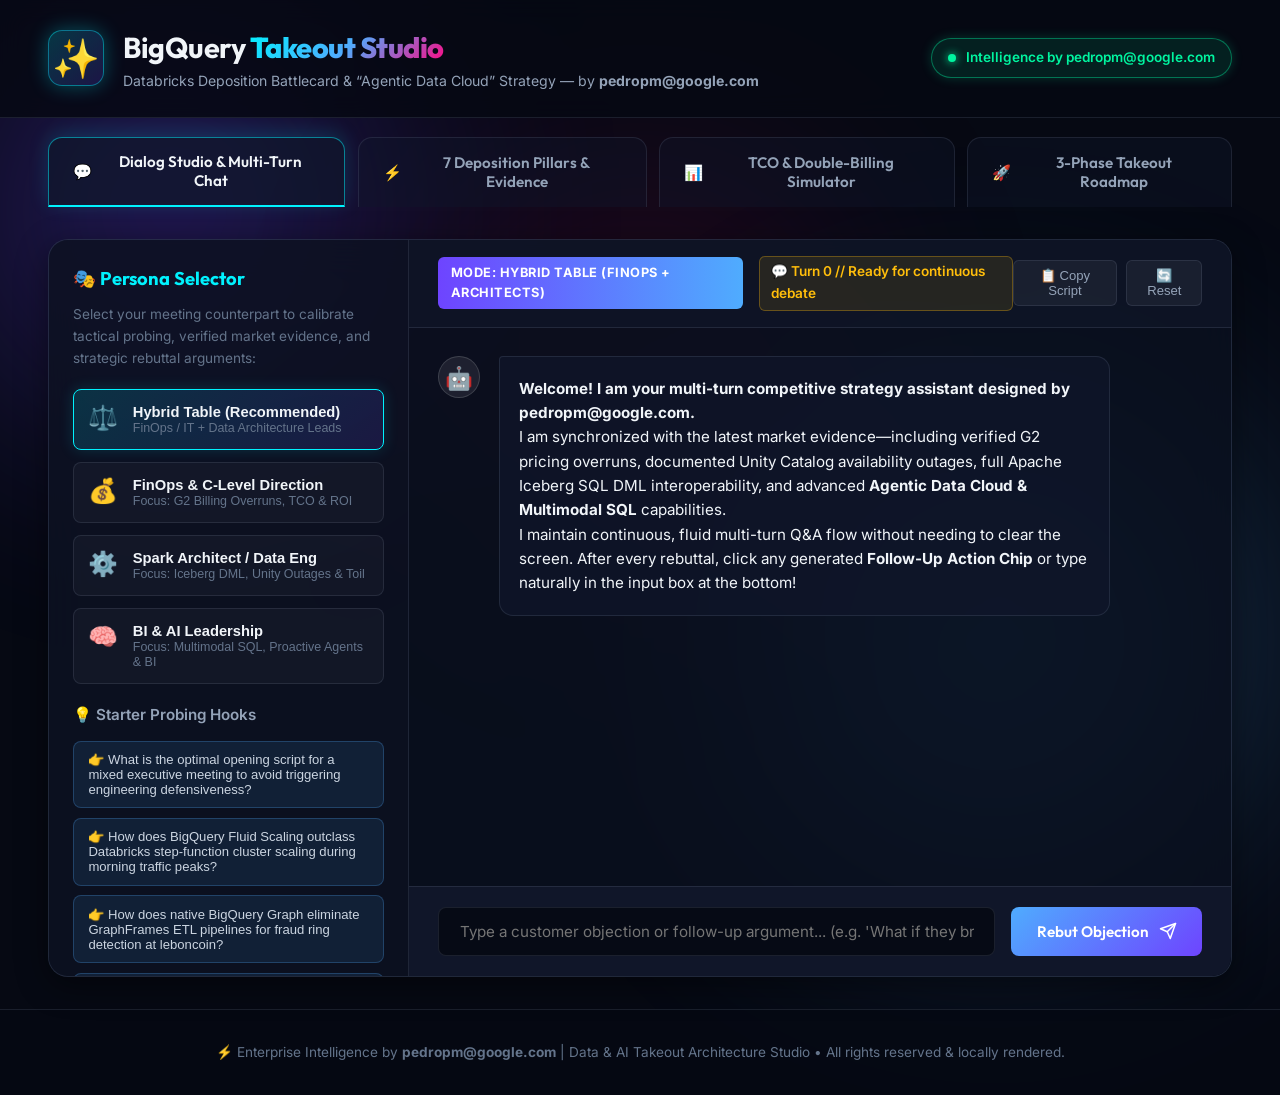
<file: index.html>
<!DOCTYPE html>
<html lang="en">
<head>
    <meta charset="UTF-8">
    <meta name="viewport" content="width=device-width, initial-scale=1.0">
    <title>BigQuery vs Databricks | Executive Takeout & Dialog Studio</title>
    <meta name="description" content="Interactive local studio for Databricks takeout meetings, multi-turn competitive dialogue, real-time TCO simulation, verified market risk evidence, and Agentic Data Cloud intelligence by pedropm@google.com.">
    <!-- Google Fonts for Premium Modern Typography -->
    <link rel="preconnect" href="https://fonts.googleapis.com">
    <link rel="preconnect" href="https://fonts.gstatic.com" crossorigin>
    <link href="https://fonts.googleapis.com/css2?family=Inter:wght@300;400;500;600&family=Outfit:wght@500;600;700;800&display=swap" rel="stylesheet">
    <link rel="stylesheet" href="styles.css">
</head>
<body>
    <div class="ambient-glow glow-1"></div>
    <div class="ambient-glow glow-2"></div>
    <div class="ambient-glow glow-3"></div>

    <header class="app-header" id="header-container">
        <div class="logo-area">
            <div class="logo-icon">✨</div>
            <div class="title-wrapper">
                <h1 id="main-app-title">BigQuery <span class="gradient-text">Takeout Studio</span></h1>
                <p class="subtitle">Databricks Deposition Battlecard &amp; &ldquo;Agentic Data Cloud&rdquo; Strategy &mdash; by <strong>pedropm@google.com</strong></p>
            </div>
        </div>
        <div class="status-badge" id="author-badge">
            <span class="pulse-dot"></span> Intelligence by pedropm@google.com
        </div>
    </header>

    <nav class="tab-nav" id="primary-navigation" role="tablist">
        <button class="nav-tab active" id="tab-btn-dialog" data-target="panel-dialog" role="tab" aria-selected="true" aria-controls="panel-dialog">
            <span class="tab-icon">💬</span> Dialog Studio &amp; Multi-Turn Chat
        </button>
        <button class="nav-tab" id="tab-btn-pillars" data-target="panel-pillars" role="tab" aria-selected="false" aria-controls="panel-pillars">
            <span class="tab-icon">⚡</span> 7 Deposition Pillars &amp; Evidence
        </button>
        <button class="nav-tab" id="tab-btn-tco" data-target="panel-tco" role="tab" aria-selected="false" aria-controls="panel-tco">
            <span class="tab-icon">📊</span> TCO &amp; Double-Billing Simulator
        </button>
        <button class="nav-tab" id="tab-btn-roadmap" data-target="panel-roadmap" role="tab" aria-selected="false" aria-controls="panel-roadmap">
            <span class="tab-icon">🚀</span> 3-Phase Takeout Roadmap
        </button>
    </nav>

    <main class="main-content">
        <!-- VIEW 1: DIALOG STUDIO & MULTI-TURN ROLEPLAY -->
        <section id="panel-dialog" class="tab-panel active" role="tabpanel" aria-labelledby="tab-btn-dialog">
            <div class="dialog-container glass-card">
                <aside class="dialog-sidebar">
                    <h2 class="sidebar-title" id="persona-selector-title">🎭 Persona Selector</h2>
                    <p class="sidebar-help">Select your meeting counterpart to calibrate tactical probing, verified market evidence, and strategic rebuttal arguments:</p>
                    
                    <div class="persona-list" id="persona-selector" role="radiogroup" aria-labelledby="persona-selector-title">
                        <button class="persona-btn active" id="persona-hybrid" data-persona="hybrid" aria-checked="true">
                            <span class="p-icon">⚖️</span>
                            <div class="p-info">
                                <strong>Hybrid Table (Recommended)</strong>
                                <span>FinOps / IT + Data Architecture Leads</span>
                            </div>
                        </button>
                        <button class="persona-btn" id="persona-finops" data-persona="finops" aria-checked="false">
                            <span class="p-icon">💰</span>
                            <div class="p-info">
                                <strong>FinOps &amp; C-Level Direction</strong>
                                <span>Focus: G2 Billing Overruns, TCO &amp; ROI</span>
                            </div>
                        </button>
                        <button class="persona-btn" id="persona-tech" data-persona="tech" aria-checked="false">
                            <span class="p-icon">⚙️</span>
                            <div class="p-info">
                                <strong>Spark Architect / Data Eng</strong>
                                <span>Focus: Iceberg DML, Unity Outages &amp; Toil</span>
                            </div>
                        </button>
                        <button class="persona-btn" id="persona-ai" data-persona="ai" aria-checked="false">
                            <span class="p-icon">🧠</span>
                            <div class="p-info">
                                <strong>BI &amp; AI Leadership</strong>
                                <span>Focus: Multimodal SQL, Proactive Agents &amp; BI</span>
                            </div>
                        </button>
                    </div>

                    <div class="quick-prompts-section">
                        <h3 class="quick-prompts-title" id="prompts-heading">💡 Starter Probing Hooks</h3>
                        <div class="quick-prompts-container" id="quick-prompts-list">
                            <!-- Populated by JS based on Persona -->
                        </div>
                    </div>
                </aside>

                <div class="chat-workspace">
                    <div class="chat-header">
                        <div class="active-persona-info">
                            <span id="chat-persona-badge" class="tag-badge">Mode: Hybrid Table</span>
                            <span id="turn-counter" class="tag-turn">💬 Turn 0 // Ready for continuous debate</span>
                        </div>
                        <div class="header-actions">
                            <button id="btn-copy-script" class="btn-secondary" title="Copy conversation script to clipboard">📋 Copy Script</button>
                            <button id="btn-clear-chat" class="btn-secondary" title="Reset Conversation">🔄 Reset</button>
                        </div>
                    </div>
                    
                    <div class="chat-messages" id="chat-feed">
                        <div class="message system-msg">
                            <div class="msg-avatar">🤖</div>
                            <div class="msg-bubble glass-panel">
                                <p><strong>Welcome! I am your multi-turn competitive strategy assistant designed by pedropm@google.com.</strong></p>
                                <p>I am synchronized with the latest market evidence—including verified G2 pricing overruns, documented Unity Catalog availability outages, full Apache Iceberg SQL DML interoperability, and advanced <strong>Agentic Data Cloud &amp; Multimodal SQL</strong> capabilities.</p>
                                <p>I maintain continuous, fluid multi-turn Q&amp;A flow without needing to clear the screen. After every rebuttal, click any generated <strong>Follow-Up Action Chip</strong> or type naturally in the input box at the bottom!</p>
                            </div>
                        </div>
                    </div>

                    <form class="chat-input-area" id="chat-form">
                        <input type="text" id="user-chat-input" class="chat-input" placeholder="Type a customer objection or follow-up argument... (e.g. 'What if they bring up Gartner leadership?')" autocomplete="off" required>
                        <button type="submit" id="btn-send-msg" class="btn-primary glow-button">
                            <span>Rebut Objection</span>
                            <svg viewBox="0 0 24 24" width="18" height="18" fill="none" stroke="currentColor" stroke-width="2" stroke-linecap="round" stroke-linejoin="round"><line x1="22" y1="2" x2="11" y2="13"></line><polygon points="22 2 15 22 11 13 2 9 22 2"></polygon></svg>
                        </button>
                    </form>
                </div>
            </div>
        </section>

        <!-- VIEW 2: 6 DEPOSITION PILLARS -->
        <section id="panel-pillars" class="tab-panel" role="tabpanel" aria-labelledby="tab-btn-pillars" hidden>
            <div class="section-header">
                <h2>⚡ The 6 Technical Deposition Pillars &amp; Market Evidence</h2>
                <p>Click each card to inspect Databricks architectural vulnerabilities, verified market proofs, strategic discovery probes, and BigQuery technical pivots engineered by pedropm@google.com.</p>
            </div>
            <div class="pillars-grid" id="pillars-container">
                <!-- Populated dynamically via JS -->
            </div>
        </section>

        <!-- VIEW 3: TCO & DOUBLE-BILLING SIMULATOR -->
        <section id="panel-tco" class="tab-panel" role="tabpanel" aria-labelledby="tab-btn-tco" hidden>
            <div class="tco-layout glass-card">
                <div class="tco-controls">
                    <h2>📊 TCO Calculator: Double-Billing Deconstruction</h2>
                    <p>Simulate the hidden financial drain of idle cluster compute and vendor double-billing (DBU + Cloud VMs) in Databricks against BigQuery's true $0-at-rest serverless model.</p>

                    <div class="slider-group">
                        <label for="slider-dbu" id="label-dbu">
                            <span>Monthly Databricks License Spend (DBUs):</span>
                            <strong id="val-dbu" class="accent-value">$25,000 /mo</strong>
                        </label>
                        <input type="range" id="slider-dbu" min="5000" max="150000" step="2500" value="25000" class="custom-slider" aria-labelledby="label-dbu">
                    </div>

                    <div class="slider-group">
                        <label for="slider-infra" id="label-infra">
                            <span>Underlying Cloud Infrastructure Cost (AWS/GCP VMs &amp; EBS):</span>
                            <strong id="val-infra" class="accent-value">$20,000 /mo</strong>
                        </label>
                        <input type="range" id="slider-infra" min="5000" max="150000" step="2500" value="20000" class="custom-slider" aria-labelledby="label-infra">
                    </div>

                    <div class="slider-group">
                        <label for="slider-idle" id="label-idle">
                            <span>Estimated Idle Compute / Cold Start &amp; Cooldown Waste:</span>
                            <strong id="val-idle" class="warn-value">35% (Typical for Spark Clusters)</strong>
                        </label>
                        <input type="range" id="slider-idle" min="10" max="70" step="5" value="35" class="custom-slider" aria-labelledby="label-idle">
                        <small class="slider-hint">On traditional clusters and SQL Warehouses, auto-termination delays (15-20 mins) continuously burn both DBU licenses and full cloud VMs without running productive queries.</small>
                    </div>

                    <div class="proof-box glass-panel">
                        <h4>🏆 Industry Benchmark: J.B. Hunt 60% Savings</h4>
                        <p>By eliminating vendor double-billing and migrating to BigQuery's true serverless execution (featuring 3x-5x Capacitor compression and $0 idle billing), <strong>J.B. Hunt achieved a certified 60% reduction in enterprise analytics TCO</strong>. Verified G2 reviews confirm Databricks invoicing predictability remains a persistent executive risk.</p>
                    </div>
                </div>

                <div class="tco-visualization">
                    <h3>Estimated Annual TCO Visual Comparison</h3>
                    <div class="comparison-chart">
                        <div class="bar-column">
                            <div class="bar-title">Databricks (Double-Billing Model)</div>
                            <div class="bar-wrapper">
                                <div id="bar-dbx-idle" class="bar segment-idle" title="Idle Compute / Cooldown Waste">
                                    <span class="bar-label">Idle Cooldown Waste</span>
                                </div>
                                <div id="bar-dbx-productive" class="bar segment-dbx-active" title="Productive Compute">
                                    <span class="bar-label">Productive VMs + DBUs</span>
                                </div>
                            </div>
                            <div id="total-dbx-year" class="cost-total dbx-cost">$540,000 / yr</div>
                        </div>

                        <div class="bar-column">
                            <div class="bar-title">Google BigQuery (True Serverless)</div>
                            <div class="bar-wrapper">
                                <div id="bar-bq-productive" class="bar segment-bq" title="BigQuery Editions / On-Demand">
                                    <span class="bar-label">Serverless Compute ($0 Idle)</span>
                                </div>
                            </div>
                            <div id="total-bq-year" class="cost-total bq-cost">$232,200 / yr</div>
                        </div>
                    </div>

                    <div class="savings-card neon-border">
                        <div class="savings-title">Estimated TCO Savings with BigQuery</div>
                        <div class="savings-amount" id="tco-savings-val">-$307,800 / yr (57% savings)</div>
                        <p class="savings-subtext">Zero-risk financial benefit to present before C-Suite &amp; FinOps leaders during Phase 1 of the Takeout timeline.</p>
                    </div>
                </div>
            </div>
        </section>

        <!-- VIEW 4: 3-PHASE TAKEOUT ROADMAP -->
        <section id="panel-roadmap" class="tab-panel" role="tabpanel" aria-labelledby="tab-btn-roadmap" hidden>
            <div class="section-header">
                <h2>🚀 3-Phase Takeout Roadmap (Enterprise &amp; Adevinta Pattern)</h2>
                <p>A risk-mitigated consolidation strategy formulated by pedropm@google.com to execute a frictionless takeout while neutralizing cultural resistance from Spark engineering teams.</p>
            </div>
            
            <div class="timeline-container">
                <div class="timeline-card glass-card step-1">
                    <div class="step-badge">Phase 1</div>
                    <div class="step-time">Months 0 &ndash; 4</div>
                    <h3 class="step-title">TCO Discovery &amp; Quick-Win BI Consolidation</h3>
                    <ul class="step-details">
                        <li><strong>FinOps &amp; Incident Audit:</strong> Audit real DBU invoices and underutilized Cloud VM telemetry; inspect the last 5-10 internal ticket incidents regarding cluster lags and billing spikes.</li>
                        <li><strong>BI / Dashboard Offload:</strong> Transition intermittent and high-concurrency reporting workloads (Looker, PowerBI, ad-hoc analyst queries) directly to BigQuery.</li>
                        <li><strong>Immediate Impact:</strong> Achieve sub-second query speeds via <strong>BigQuery BI Engine</strong> with zero cold starts and immediate demonstrable TCO savings in quarter one.</li>
                    </ul>
                    <div class="step-target">🎯 Target: Executive Sponsorship &amp; Self-Funding</div>
                </div>

                <div class="timeline-card glass-card step-2">
                    <div class="step-badge">Phase 2</div>
                    <div class="step-time">Months 4 &ndash; 12</div>
                    <h3 class="step-title">Open Lakehouse Parity &amp; Zero Data Movement</h3>
                    <ul class="step-details">
                        <li><strong>Zero Data Duplication:</strong> Configure <strong>Google BigLake (Lakehouse for Iceberg)</strong> to directly query, stream, and execute full read/write DML on existing Delta and Iceberg tables in-place over S3/GCS/ADLS buckets with unified Cloud IAM security.</li>
                        <li><strong>Autonomous Table Care:</strong> Eradicate manual Databricks <code>OPTIMIZE</code> and <code>VACUUM</code> jobs; BigQuery performs automated small file compaction, re-clustering, and garbage collection for free.</li>
                        <li><strong>Spark Acceleration:</strong> Migrate irreplaceable complex Spark scripts to <strong>Dataproc Serverless</strong> running Google's <strong>Lightning Engine</strong> (executing up to <strong>4.5x faster</strong> than open-source alternatives with zero cluster sizing toil).</li>
                    </ul>
                    <div class="step-target">🎯 Target: Eliminate Lock-In &amp; DevOps Toil</div>
                </div>

                <div class="timeline-card glass-card step-3">
                    <div class="step-badge">Phase 3</div>
                    <div class="step-time">Months 12 &ndash; 18</div>
                    <h3 class="step-title">AI Unification &amp; Agentic Data Cloud</h3>
                    <ul class="step-details">
                        <li><strong>Multimodal In-Warehouse AI:</strong> Empower business analysts in <strong>BigQuery Studio</strong> to train predictive models (BQML) and invoke Gemini LLMs directly on images, audio, video, and PDF docs in clean SQL without exporting data to Spark notebooks.</li>
                        <li><strong>Proactive Agentic Workflows:</strong> Deploy autonomous Conversational Analytics and Deep Research Agents to execute unattended Root Cause Analysis (RCA) on metric anomalies and push natural language briefs directly to organizational email.</li>
                        <li><strong>Final Consignment:</strong> Fully decommission remnant Databricks workspaces and permanently eradicate vendor DBU double-billing from the organizational budget.</li>
                    </ul>
                    <div class="step-target">🎯 Target: Unified Platform &amp; Agentic AI Architecture</div>
                </div>
            </div>
        </section>
    </main>

    <footer class="app-footer">
        <p>⚡ Enterprise Intelligence by <strong>pedropm@google.com</strong> | Data &amp; AI Takeout Architecture Studio &bull; All rights reserved &amp; locally rendered.</p>
    </footer>

    <script src="app.js"></script>
</body>
</html>
</file>
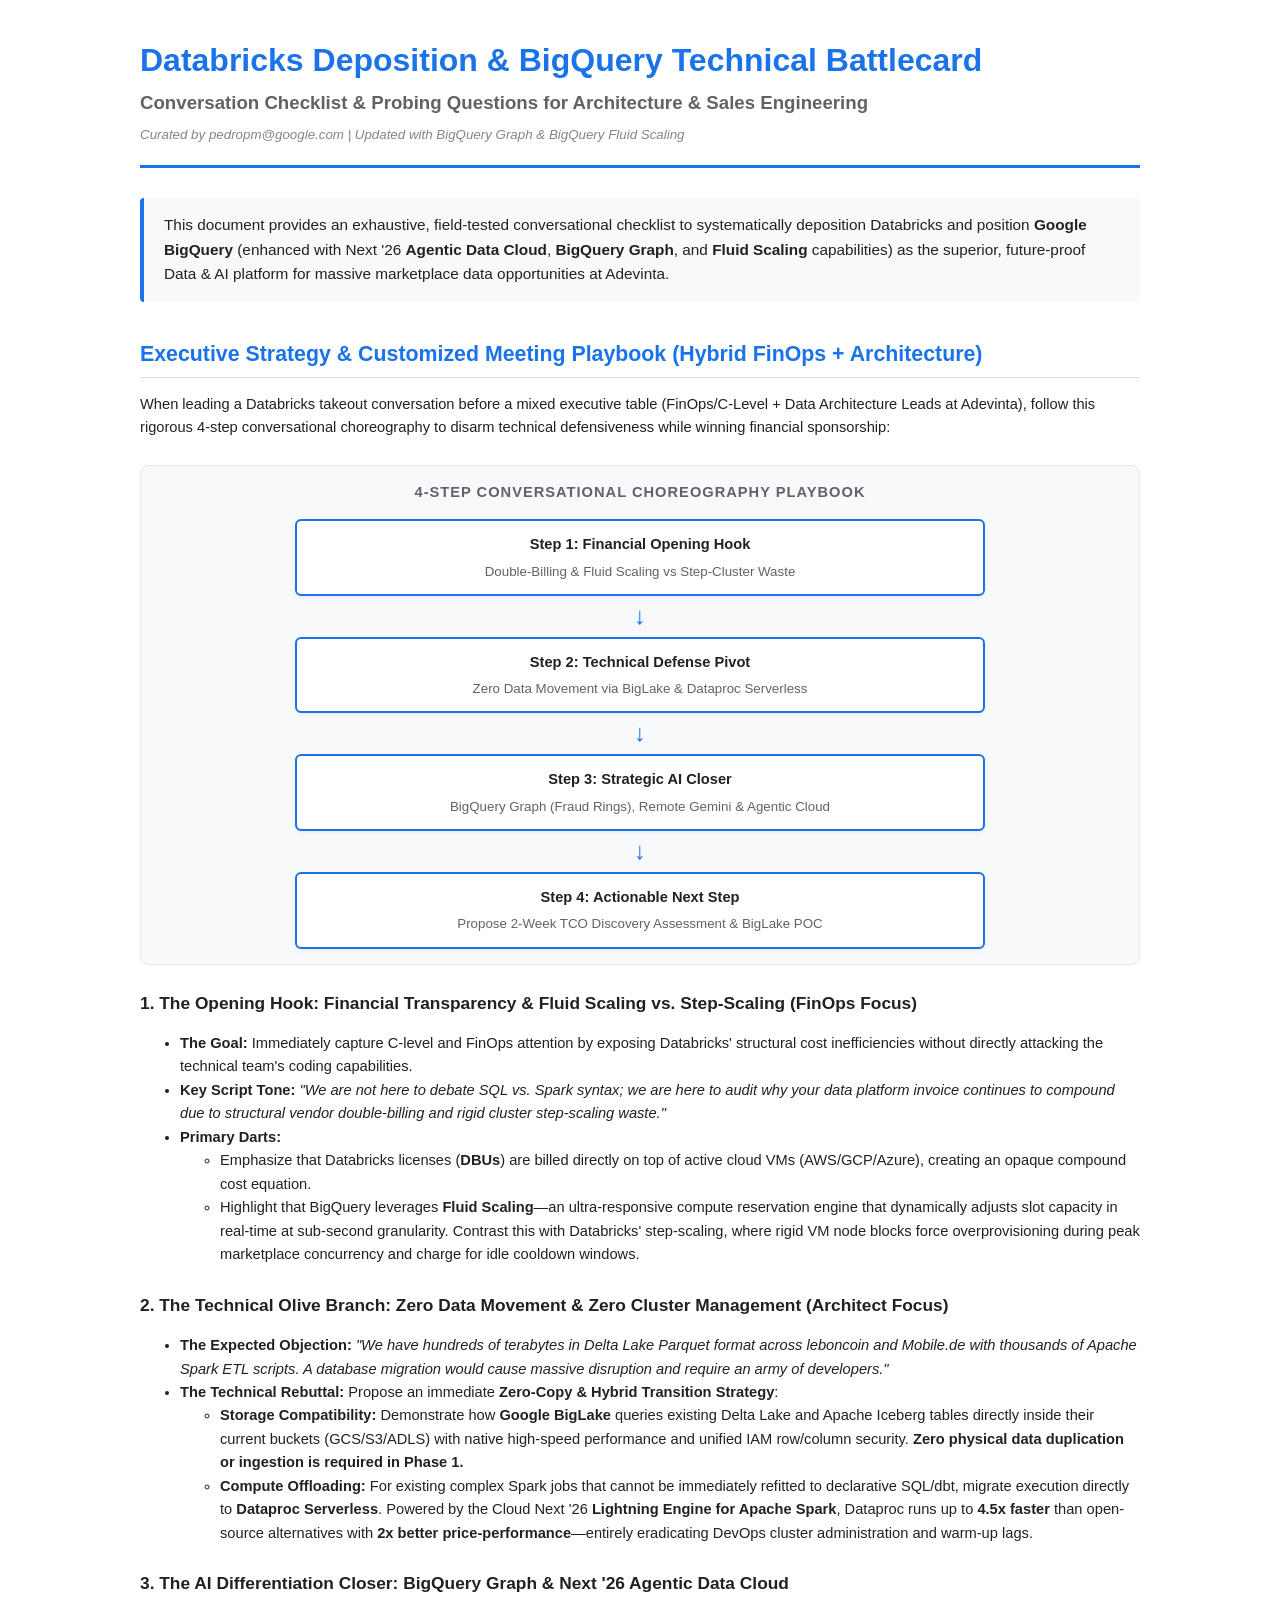
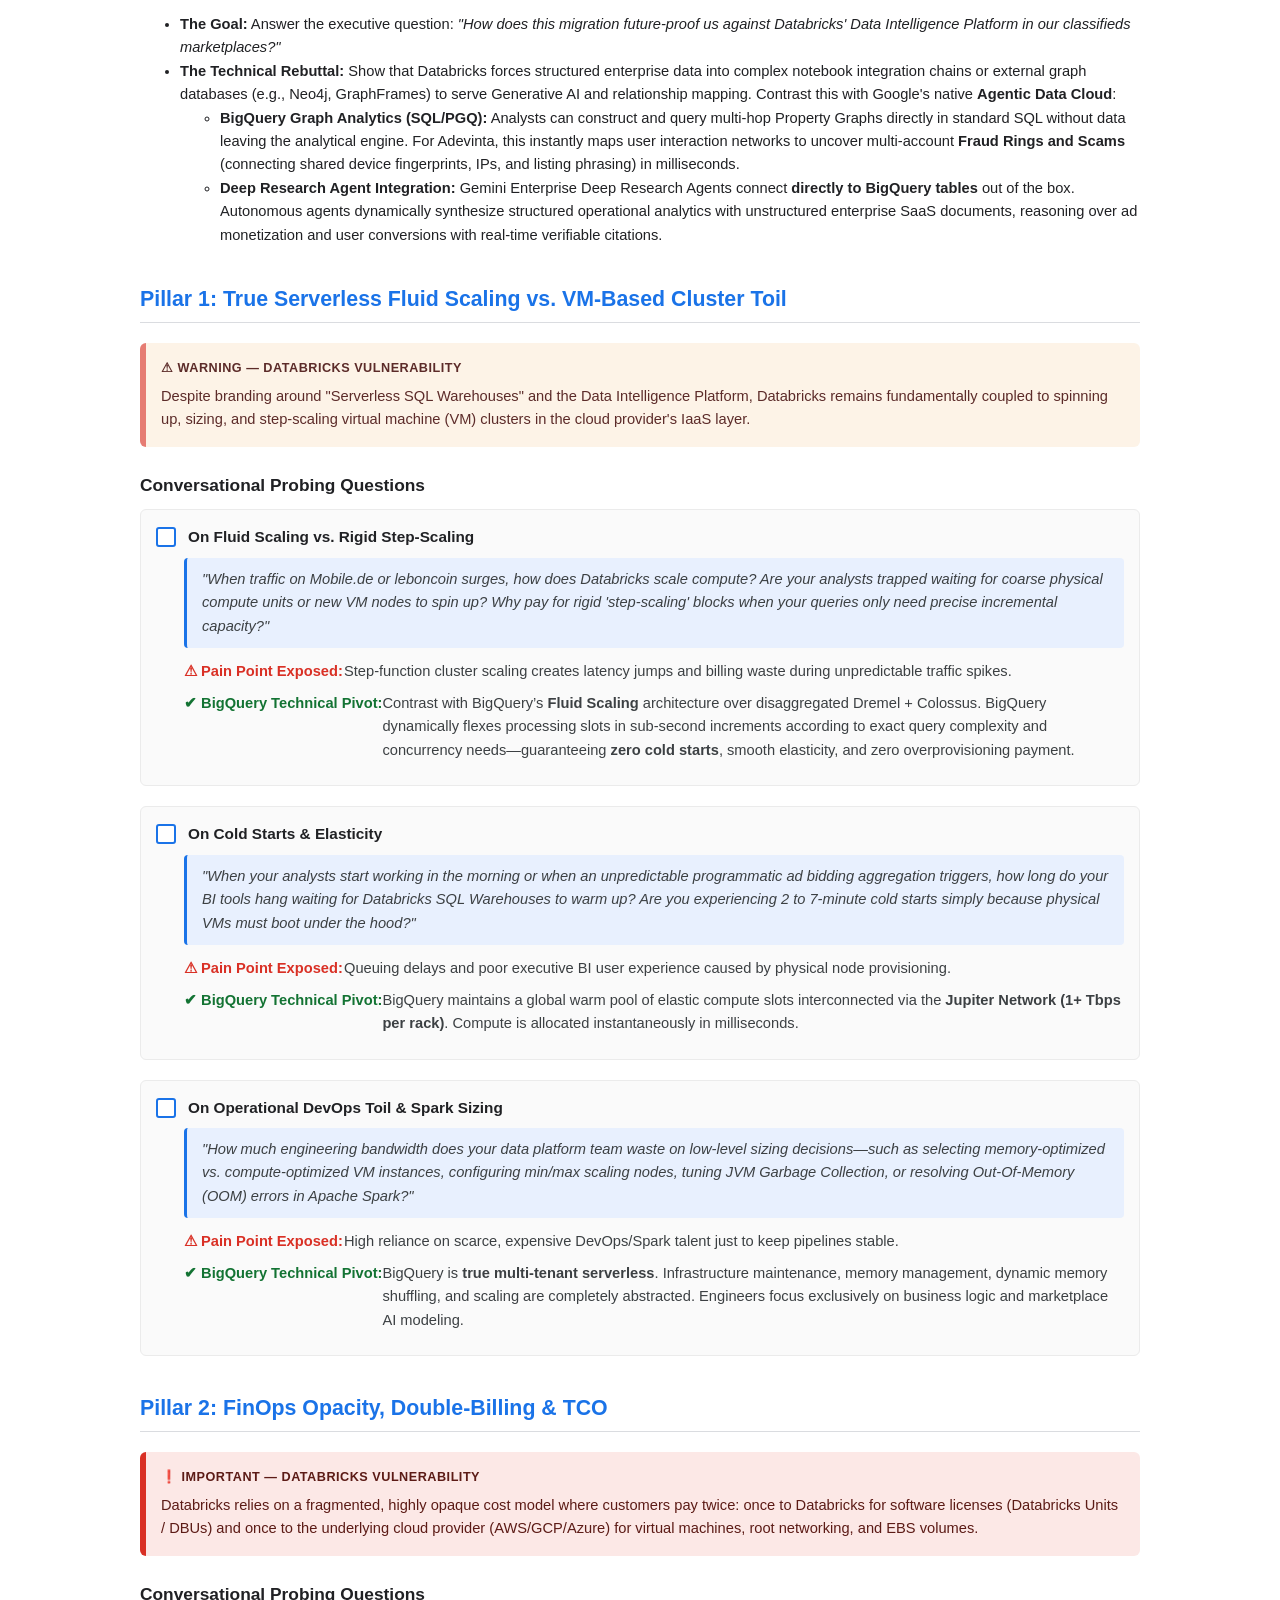
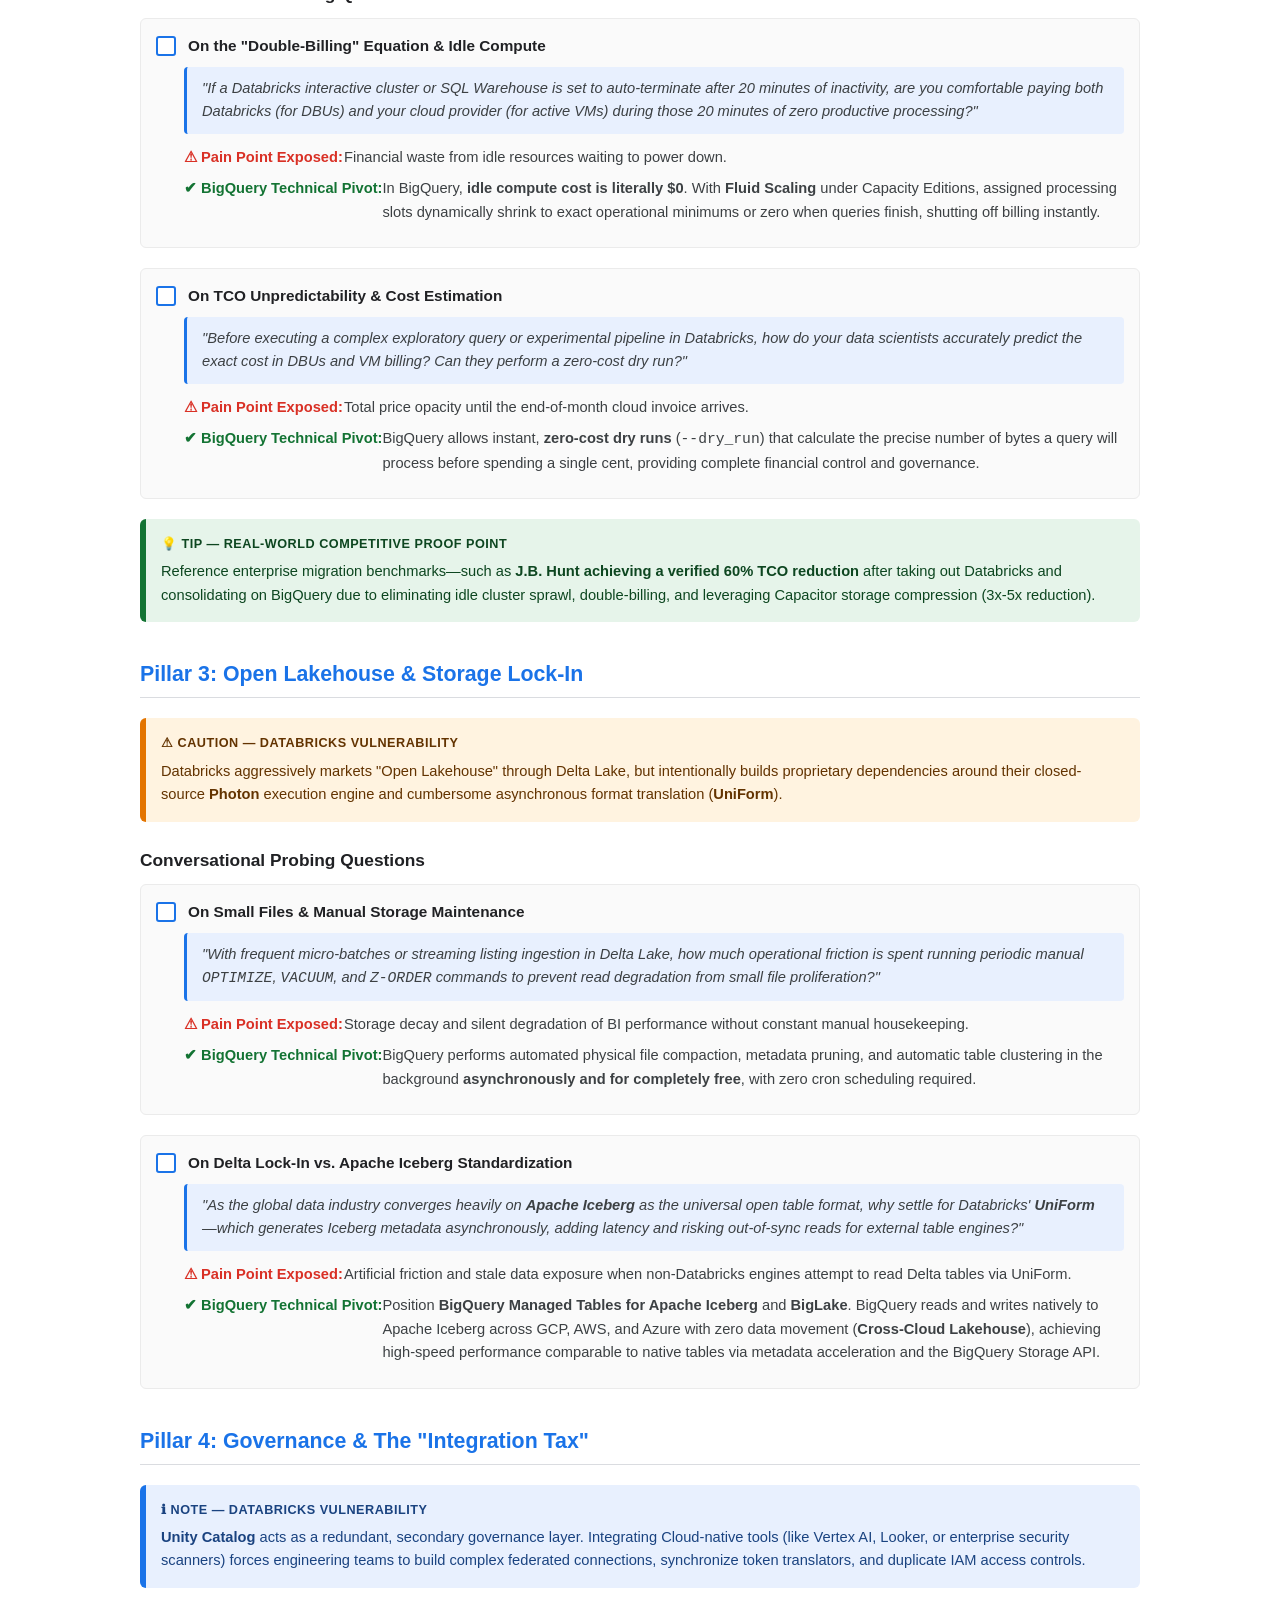
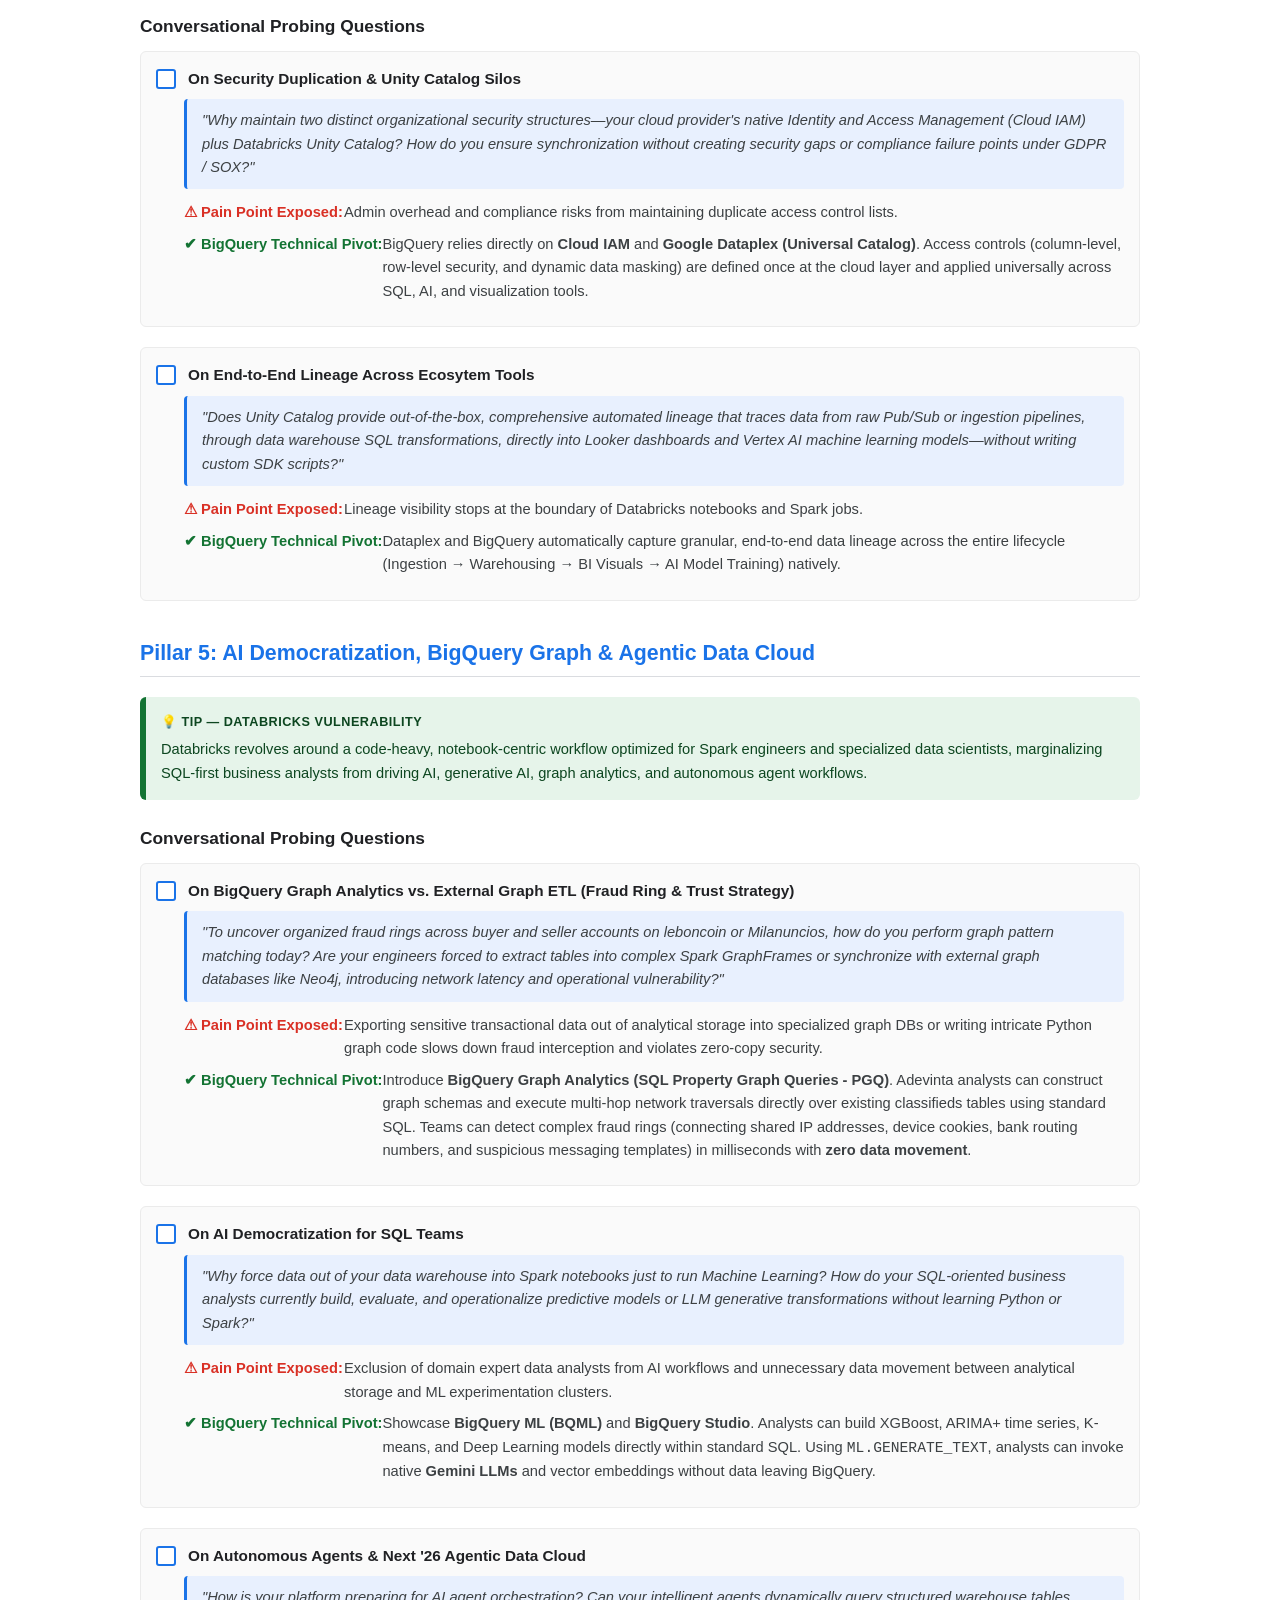
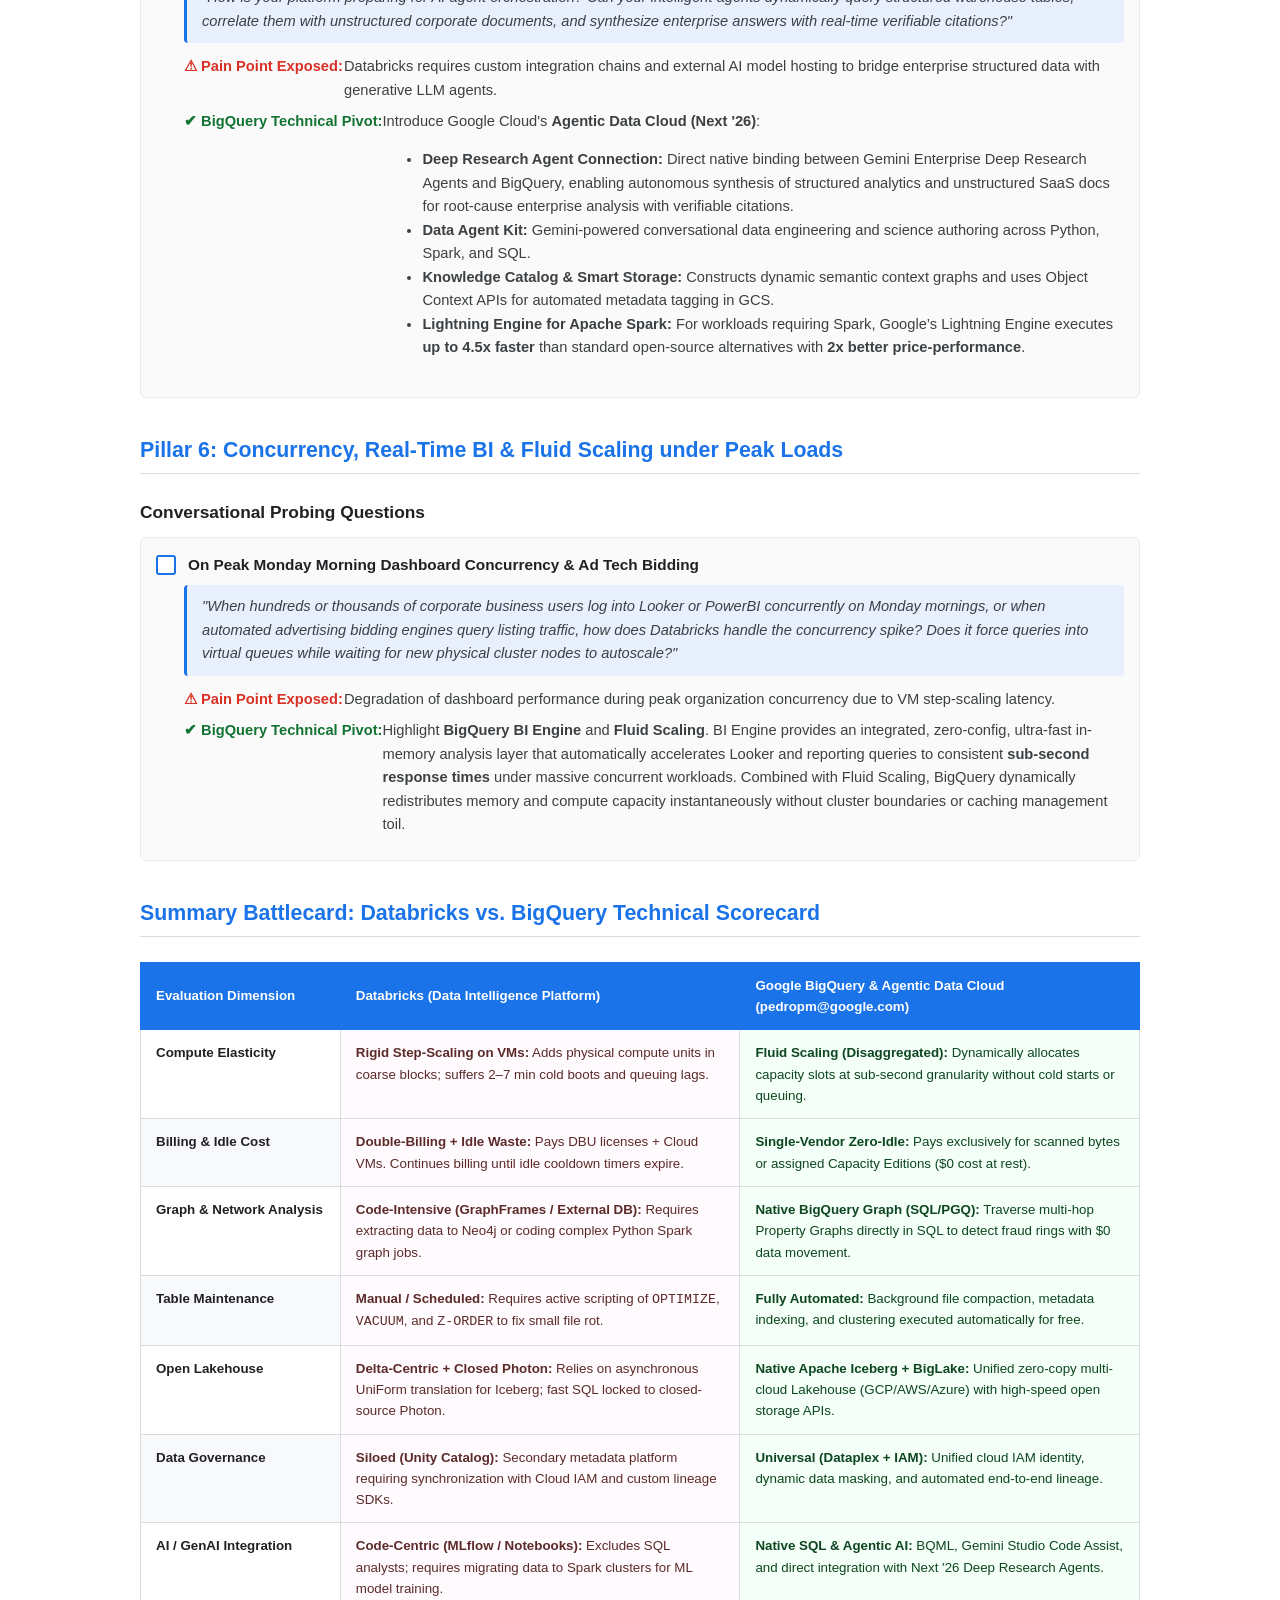
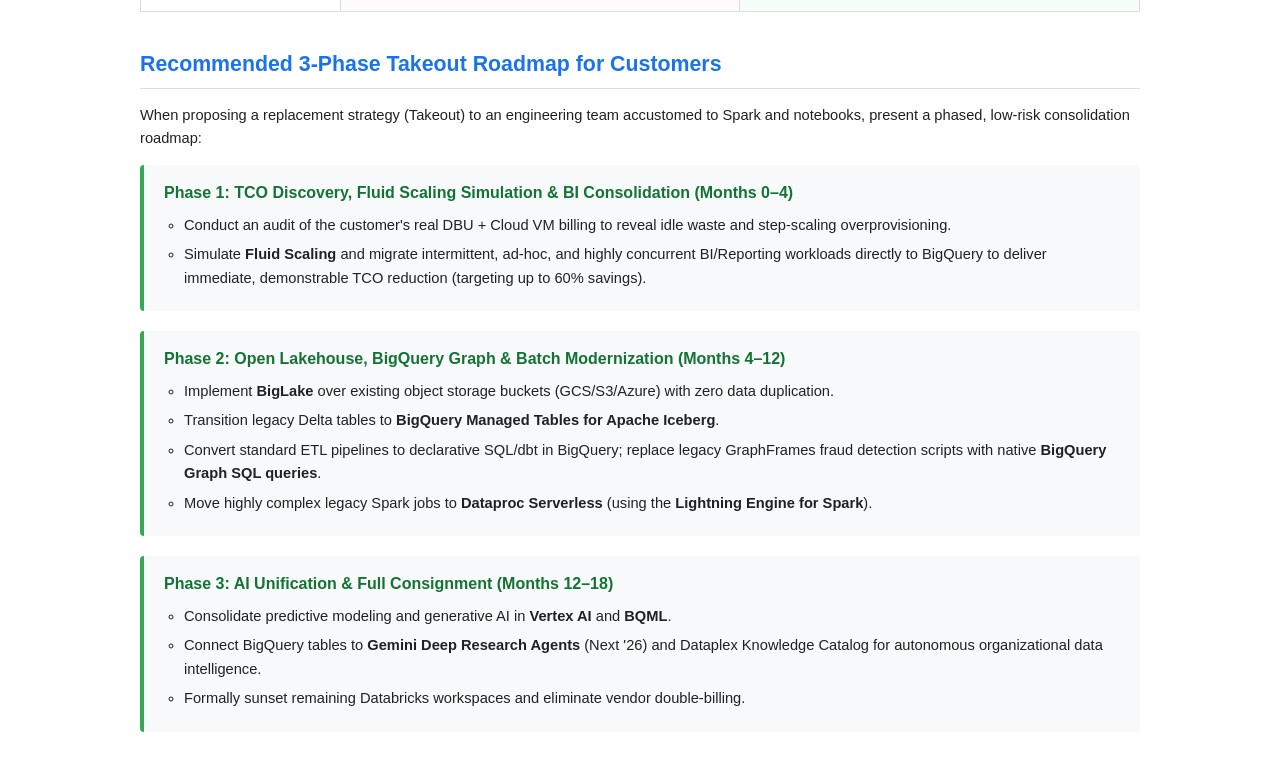
<file: FINALdatabricks_deposition_battlecard_checklist.html>
<!DOCTYPE html>
<html lang="en">
<head>
    <meta charset="UTF-8">
    <meta name="viewport" content="width=device-width, initial-scale=1.0">
    <title>Databricks Deposition & BigQuery Technical Battlecard</title>
    <style>
        @page {
            size: A4;
            margin: 20mm;
        }
        
        body {
            font-family: -apple-system, BlinkMacSystemFont, "Segoe UI", Roboto, "Helvetica Neue", Arial, sans-serif;
            color: #202124;
            background-color: #ffffff;
            line-height: 1.6;
            margin: 0;
            padding: 20px;
            max-width: 1000px;
            margin-left: auto;
            margin-right: auto;
            font-size: 11pt;
        }

        /* Header formatting */
        header {
            border-bottom: 3px solid #1a73e8;
            padding-bottom: 20px;
            margin-bottom: 30px;
        }

        h1 {
            color: #1a73e8;
            font-size: 24pt;
            margin-bottom: 8px;
            font-weight: 700;
            line-height: 1.2;
        }

        .subtitle {
            font-size: 14pt;
            font-weight: 600;
            color: #5f6368;
            margin-bottom: 6px;
        }

        .meta {
            font-size: 10pt;
            color: #80868b;
            font-style: italic;
        }

        .intro {
            font-size: 11.5pt;
            background-color: #f8f9fa;
            padding: 15px 20px;
            border-left: 4px solid #1a73e8;
            border-radius: 4px;
            margin-bottom: 30px;
        }

        h2 {
            color: #1a73e8;
            font-size: 16pt;
            margin-top: 35px;
            margin-bottom: 15px;
            padding-bottom: 6px;
            border-bottom: 1px solid #dadce0;
            page-break-after: avoid;
            page-break-inside: avoid;
        }

        h3 {
            color: #202124;
            font-size: 13pt;
            margin-top: 25px;
            margin-bottom: 10px;
            page-break-after: avoid;
        }

        /* Callout badges / Alerts */
        .callout {
            padding: 15px;
            margin: 20px 0;
            border-radius: 6px;
            border-left: 6px solid #ccc;
            page-break-inside: avoid;
        }
        .callout-warning {
            background-color: #fdf3e7;
            border-left-color: #e67c73;
            color: #5c2b29;
        }
        .callout-important {
            background-color: #fce8e6;
            border-left-color: #d93025;
            color: #5c1b16;
        }
        .callout-caution {
            background-color: #fff3e0;
            border-left-color: #e37400;
            color: #633300;
        }
        .callout-note {
            background-color: #e8f0fe;
            border-left-color: #1a73e8;
            color: #1a4380;
        }
        .callout-tip {
            background-color: #e6f4ea;
            border-left-color: #137333;
            color: #0d4620;
        }
        .callout-title {
            font-weight: 700;
            text-transform: uppercase;
            font-size: 9.5pt;
            margin-bottom: 6px;
            letter-spacing: 0.5px;
        }

        /* Flowchart / Step Diagram */
        .diagram-container {
            margin: 25px 0;
            padding: 15px;
            background-color: #f8f9fa;
            border: 1px solid #e8e8e8;
            border-radius: 8px;
            page-break-inside: avoid;
        }
        .diagram-title {
            text-align: center;
            font-weight: 700;
            color: #5f6368;
            font-size: 11pt;
            margin-bottom: 15px;
            text-transform: uppercase;
            letter-spacing: 1px;
        }
        .flow-step {
            background-color: #ffffff;
            border: 2px solid #1a73e8;
            border-radius: 6px;
            padding: 12px 18px;
            text-align: center;
            font-weight: 600;
            color: #202124;
            box-shadow: 0 2px 4px rgba(0,0,0,0.05);
            max-width: 650px;
            margin: 0 auto;
        }
        .flow-step span {
            display: block;
            font-size: 10pt;
            font-weight: 400;
            color: #5f6368;
            margin-top: 4px;
        }
        .flow-arrow {
            text-align: center;
            font-size: 18pt;
            color: #1a73e8;
            line-height: 1.2;
            margin: 6px 0;
            font-weight: bold;
        }

        /* Checklists and Probing Questions */
        .checklist-section {
            list-style-type: none;
            padding-left: 0;
        }
        .checklist-item {
            margin-bottom: 20px;
            padding: 15px;
            background-color: #fafafa;
            border: 1px solid #ebebeb;
            border-radius: 6px;
            page-break-inside: avoid;
        }
        .checklist-item-header {
            font-weight: 700;
            color: #202124;
            display: flex;
            align-items: flex-start;
            font-size: 11.5pt;
            margin-bottom: 8px;
        }
        .checkbox-box {
            display: inline-block;
            width: 16px;
            height: 16px;
            border: 2px solid #1a73e8;
            border-radius: 3px;
            margin-right: 12px;
            margin-top: 2px;
            flex-shrink: 0;
            background: #fff;
        }
        .question-quote {
            font-style: italic;
            color: #3c4043;
            background-color: #e8f0fe;
            padding: 10px 15px;
            border-radius: 4px;
            margin-left: 28px;
            margin-bottom: 12px;
            border-left: 3px solid #1a73e8;
        }
        .analysis-point {
            margin-left: 28px;
            margin-bottom: 8px;
            display: flex;
        }
        .badge-pain {
            font-weight: 700;
            color: #d93025;
            min-width: 160px;
            flex-shrink: 0;
        }
        .badge-pivot {
            font-weight: 700;
            color: #137333;
            min-width: 160px;
            flex-shrink: 0;
        }
        .point-text {
            color: #3c4043;
        }

        /* Table Formatting */
        .scorecard-table {
            width: 100%;
            border-collapse: collapse;
            margin: 25px 0;
            font-size: 10pt;
            page-break-inside: auto;
        }
        .scorecard-table tr {
            page-break-inside: avoid;
            page-break-after: auto;
        }
        .scorecard-table th {
            background-color: #1a73e8;
            color: #ffffff;
            font-weight: 600;
            text-align: left;
            padding: 12px 15px;
            border: 1px solid #1a73e8;
        }
        .scorecard-table td {
            padding: 12px 15px;
            border: 1px solid #dadce0;
            vertical-align: top;
        }
        .scorecard-table tr:nth-child(even) {
            background-color: #f8f9fa;
        }
        .dimension-col {
            font-weight: 700;
            width: 20%;
            color: #202124;
        }
        .db-col {
            width: 40%;
            color: #5c2b29;
            background-color: #fffafd;
        }
        .bq-col {
            width: 40%;
            color: #0d4620;
            background-color: #f4fff7;
        }

        /* Roadmap List */
        .roadmap-list {
            counter-reset: roadmap-counter;
            list-style: none;
            padding-left: 0;
        }
        .roadmap-item {
            counter-increment: roadmap-counter;
            margin-bottom: 20px;
            padding: 15px 20px;
            background: #f8f9fa;
            border-left: 4px solid #34a853;
            border-radius: 4px;
            page-break-inside: avoid;
        }
        .roadmap-item-title {
            font-weight: 700;
            color: #137333;
            font-size: 12pt;
            margin-bottom: 8px;
        }
        .roadmap-item ul {
            margin-top: 5px;
            margin-bottom: 0;
            padding-left: 20px;
        }
        .roadmap-item li {
            margin-bottom: 6px;
        }

        /* Print Specific Customizations */
        @media print {
            body {
                padding: 0;
                background: none;
                max-width: 100%;
            }
            .flow-step, .checklist-item, .callout {
                box-shadow: none !important;
            }
            a {
                text-decoration: none;
                color: #1a73e8;
            }
        }
    </style>
</head>
<body>

    <header>
        <h1>Databricks Deposition &amp; BigQuery Technical Battlecard</h1>
        <div class="subtitle">Conversation Checklist &amp; Probing Questions for Architecture &amp; Sales Engineering</div>
        <div class="meta">Curated by pedropm@google.com | Updated with BigQuery Graph &amp; BigQuery Fluid Scaling</div>
    </header>

    <div class="intro">
        This document provides an exhaustive, field-tested conversational checklist to systematically deposition Databricks and position <strong>Google BigQuery</strong> (enhanced with Next '26 <strong>Agentic Data Cloud</strong>, <strong>BigQuery Graph</strong>, and <strong>Fluid Scaling</strong> capabilities) as the superior, future-proof Data &amp; AI platform for massive marketplace data opportunities at Adevinta.
    </div>

    <h2>Executive Strategy &amp; Customized Meeting Playbook (Hybrid FinOps + Architecture)</h2>
    <p>When leading a Databricks takeout conversation before a mixed executive table (FinOps/C-Level + Data Architecture Leads at Adevinta), follow this rigorous 4-step conversational choreography to disarm technical defensiveness while winning financial sponsorship:</p>

    <div class="diagram-container">
        <div class="diagram-title">4-Step Conversational Choreography Playbook</div>
        <div class="flow-step">
            Step 1: Financial Opening Hook
            <span>Double-Billing &amp; Fluid Scaling vs Step-Cluster Waste</span>
        </div>
        <div class="flow-arrow">&#8595;</div>
        <div class="flow-step">
            Step 2: Technical Defense Pivot
            <span>Zero Data Movement via BigLake &amp; Dataproc Serverless</span>
        </div>
        <div class="flow-arrow">&#8595;</div>
        <div class="flow-step">
            Step 3: Strategic AI Closer
            <span>BigQuery Graph (Fraud Rings), Remote Gemini &amp; Agentic Cloud</span>
        </div>
        <div class="flow-arrow">&#8595;</div>
        <div class="flow-step">
            Step 4: Actionable Next Step
            <span>Propose 2-Week TCO Discovery Assessment &amp; BigLake POC</span>
        </div>
    </div>

    <h3>1. The Opening Hook: Financial Transparency &amp; Fluid Scaling vs. Step-Scaling (FinOps Focus)</h3>
    <ul>
        <li><strong>The Goal:</strong> Immediately capture C-level and FinOps attention by exposing Databricks' structural cost inefficiencies without directly attacking the technical team's coding capabilities.</li>
        <li><strong>Key Script Tone:</strong> <em>"We are not here to debate SQL vs. Spark syntax; we are here to audit why your data platform invoice continues to compound due to structural vendor double-billing and rigid cluster step-scaling waste."</em></li>
        <li><strong>Primary Darts:</strong>
            <ul>
                <li>Emphasize that Databricks licenses (<strong>DBUs</strong>) are billed directly on top of active cloud VMs (AWS/GCP/Azure), creating an opaque compound cost equation.</li>
                <li>Highlight that BigQuery leverages <strong>Fluid Scaling</strong>—an ultra-responsive compute reservation engine that dynamically adjusts slot capacity in real-time at sub-second granularity. Contrast this with Databricks' step-scaling, where rigid VM node blocks force overprovisioning during peak marketplace concurrency and charge for idle cooldown windows.</li>
            </ul>
        </li>
    </ul>

    <h3>2. The Technical Olive Branch: Zero Data Movement &amp; Zero Cluster Management (Architect Focus)</h3>
    <ul>
        <li><strong>The Expected Objection:</strong> <em>"We have hundreds of terabytes in Delta Lake Parquet format across leboncoin and Mobile.de with thousands of Apache Spark ETL scripts. A database migration would cause massive disruption and require an army of developers."</em></li>
        <li><strong>The Technical Rebuttal:</strong> Propose an immediate <strong>Zero-Copy &amp; Hybrid Transition Strategy</strong>:
            <ul>
                <li><strong>Storage Compatibility:</strong> Demonstrate how <strong>Google BigLake</strong> queries existing Delta Lake and Apache Iceberg tables directly inside their current buckets (GCS/S3/ADLS) with native high-speed performance and unified IAM row/column security. <strong>Zero physical data duplication or ingestion is required in Phase 1.</strong></li>
                <li><strong>Compute Offloading:</strong> For existing complex Spark jobs that cannot be immediately refitted to declarative SQL/dbt, migrate execution directly to <strong>Dataproc Serverless</strong>. Powered by the Cloud Next '26 <strong>Lightning Engine for Apache Spark</strong>, Dataproc runs up to <strong>4.5x faster</strong> than open-source alternatives with <strong>2x better price-performance</strong>—entirely eradicating DevOps cluster administration and warm-up lags.</li>
            </ul>
        </li>
    </ul>

    <h3>3. The AI Differentiation Closer: BigQuery Graph &amp; Next '26 Agentic Data Cloud</h3>
    <ul>
        <li><strong>The Goal:</strong> Answer the executive question: <em>"How does this migration future-proof us against Databricks' Data Intelligence Platform in our classifieds marketplaces?"</em></li>
        <li><strong>The Technical Rebuttal:</strong> Show that Databricks forces structured enterprise data into complex notebook integration chains or external graph databases (e.g., Neo4j, GraphFrames) to serve Generative AI and relationship mapping. Contrast this with Google's native <strong>Agentic Data Cloud</strong>:
            <ul>
                <li><strong>BigQuery Graph Analytics (SQL/PGQ):</strong> Analysts can construct and query multi-hop Property Graphs directly in standard SQL without data leaving the analytical engine. For Adevinta, this instantly maps user interaction networks to uncover multi-account <strong>Fraud Rings and Scams</strong> (connecting shared device fingerprints, IPs, and listing phrasing) in milliseconds.</li>
                <li><strong>Deep Research Agent Integration:</strong> Gemini Enterprise Deep Research Agents connect <strong>directly to BigQuery tables</strong> out of the box. Autonomous agents dynamically synthesize structured operational analytics with unstructured enterprise SaaS documents, reasoning over ad monetization and user conversions with real-time verifiable citations.</li>
            </ul>
        </li>
    </ul>

    <h2 style="page-break-before: always;">Pillar 1: True Serverless Fluid Scaling vs. VM-Based Cluster Toil</h2>

    <div class="callout callout-warning">
        <div class="callout-title">&#9888; Warning &mdash; Databricks Vulnerability</div>
        Despite branding around "Serverless SQL Warehouses" and the Data Intelligence Platform, Databricks remains fundamentally coupled to spinning up, sizing, and step-scaling virtual machine (VM) clusters in the cloud provider's IaaS layer.
    </div>

    <h3>Conversational Probing Questions</h3>
    <div class="checklist-section">
        <div class="checklist-item">
            <div class="checklist-item-header">
                <span class="checkbox-box"></span>
                <span>On Fluid Scaling vs. Rigid Step-Scaling</span>
            </div>
            <div class="question-quote">
                "When traffic on Mobile.de or leboncoin surges, how does Databricks scale compute? Are your analysts trapped waiting for coarse physical compute units or new VM nodes to spin up? Why pay for rigid 'step-scaling' blocks when your queries only need precise incremental capacity?"
            </div>
            <div class="analysis-point">
                <span class="badge-pain">&#9888; Pain Point Exposed:</span>
                <span class="point-text">Step-function cluster scaling creates latency jumps and billing waste during unpredictable traffic spikes.</span>
            </div>
            <div class="analysis-point">
                <span class="badge-pivot">&#10004; BigQuery Technical Pivot:</span>
                <span class="point-text">Contrast with BigQuery’s <strong>Fluid Scaling</strong> architecture over disaggregated Dremel + Colossus. BigQuery dynamically flexes processing slots in sub-second increments according to exact query complexity and concurrency needs—guaranteeing <strong>zero cold starts</strong>, smooth elasticity, and zero overprovisioning payment.</span>
            </div>
        </div>

        <div class="checklist-item">
            <div class="checklist-item-header">
                <span class="checkbox-box"></span>
                <span>On Cold Starts &amp; Elasticity</span>
            </div>
            <div class="question-quote">
                "When your analysts start working in the morning or when an unpredictable programmatic ad bidding aggregation triggers, how long do your BI tools hang waiting for Databricks SQL Warehouses to warm up? Are you experiencing 2 to 7-minute cold starts simply because physical VMs must boot under the hood?"
            </div>
            <div class="analysis-point">
                <span class="badge-pain">&#9888; Pain Point Exposed:</span>
                <span class="point-text">Queuing delays and poor executive BI user experience caused by physical node provisioning.</span>
            </div>
            <div class="analysis-point">
                <span class="badge-pivot">&#10004; BigQuery Technical Pivot:</span>
                <span class="point-text">BigQuery maintains a global warm pool of elastic compute slots interconnected via the <strong>Jupiter Network (1+ Tbps per rack)</strong>. Compute is allocated instantaneously in milliseconds.</span>
            </div>
        </div>

        <div class="checklist-item">
            <div class="checklist-item-header">
                <span class="checkbox-box"></span>
                <span>On Operational DevOps Toil &amp; Spark Sizing</span>
            </div>
            <div class="question-quote">
                "How much engineering bandwidth does your data platform team waste on low-level sizing decisions—such as selecting memory-optimized vs. compute-optimized VM instances, configuring min/max scaling nodes, tuning JVM Garbage Collection, or resolving Out-Of-Memory (OOM) errors in Apache Spark?"
            </div>
            <div class="analysis-point">
                <span class="badge-pain">&#9888; Pain Point Exposed:</span>
                <span class="point-text">High reliance on scarce, expensive DevOps/Spark talent just to keep pipelines stable.</span>
            </div>
            <div class="analysis-point">
                <span class="badge-pivot">&#10004; BigQuery Technical Pivot:</span>
                <span class="point-text">BigQuery is <strong>true multi-tenant serverless</strong>. Infrastructure maintenance, memory management, dynamic memory shuffling, and scaling are completely abstracted. Engineers focus exclusively on business logic and marketplace AI modeling.</span>
            </div>
        </div>
    </div>

    <h2>Pillar 2: FinOps Opacity, Double-Billing &amp; TCO</h2>

    <div class="callout callout-important">
        <div class="callout-title">&#10071; Important &mdash; Databricks Vulnerability</div>
        Databricks relies on a fragmented, highly opaque cost model where customers pay twice: once to Databricks for software licenses (Databricks Units / DBUs) and once to the underlying cloud provider (AWS/GCP/Azure) for virtual machines, root networking, and EBS volumes.
    </div>

    <h3>Conversational Probing Questions</h3>
    <div class="checklist-section">
        <div class="checklist-item">
            <div class="checklist-item-header">
                <span class="checkbox-box"></span>
                <span>On the "Double-Billing" Equation &amp; Idle Compute</span>
            </div>
            <div class="question-quote">
                "If a Databricks interactive cluster or SQL Warehouse is set to auto-terminate after 20 minutes of inactivity, are you comfortable paying both Databricks (for DBUs) and your cloud provider (for active VMs) during those 20 minutes of zero productive processing?"
            </div>
            <div class="analysis-point">
                <span class="badge-pain">&#9888; Pain Point Exposed:</span>
                <span class="point-text">Financial waste from idle resources waiting to power down.</span>
            </div>
            <div class="analysis-point">
                <span class="badge-pivot">&#10004; BigQuery Technical Pivot:</span>
                <span class="point-text">In BigQuery, <strong>idle compute cost is literally $0</strong>. With <strong>Fluid Scaling</strong> under Capacity Editions, assigned processing slots dynamically shrink to exact operational minimums or zero when queries finish, shutting off billing instantly.</span>
            </div>
        </div>

        <div class="checklist-item">
            <div class="checklist-item-header">
                <span class="checkbox-box"></span>
                <span>On TCO Unpredictability &amp; Cost Estimation</span>
            </div>
            <div class="question-quote">
                "Before executing a complex exploratory query or experimental pipeline in Databricks, how do your data scientists accurately predict the exact cost in DBUs and VM billing? Can they perform a zero-cost dry run?"
            </div>
            <div class="analysis-point">
                <span class="badge-pain">&#9888; Pain Point Exposed:</span>
                <span class="point-text">Total price opacity until the end-of-month cloud invoice arrives.</span>
            </div>
            <div class="analysis-point">
                <span class="badge-pivot">&#10004; BigQuery Technical Pivot:</span>
                <span class="point-text">BigQuery allows instant, <strong>zero-cost dry runs</strong> (<code>--dry_run</code>) that calculate the precise number of bytes a query will process before spending a single cent, providing complete financial control and governance.</span>
            </div>
        </div>
    </div>

    <div class="callout callout-tip">
        <div class="callout-title">&#128161; Tip &mdash; Real-World Competitive Proof Point</div>
        Reference enterprise migration benchmarks—such as <strong>J.B. Hunt achieving a verified 60% TCO reduction</strong> after taking out Databricks and consolidating on BigQuery due to eliminating idle cluster sprawl, double-billing, and leveraging Capacitor storage compression (3x-5x reduction).
    </div>

    <h2 style="page-break-before: always;">Pillar 3: Open Lakehouse &amp; Storage Lock-In</h2>

    <div class="callout callout-caution">
        <div class="callout-title">&#9888; Caution &mdash; Databricks Vulnerability</div>
        Databricks aggressively markets "Open Lakehouse" through Delta Lake, but intentionally builds proprietary dependencies around their closed-source <strong>Photon</strong> execution engine and cumbersome asynchronous format translation (<strong>UniForm</strong>).
    </div>

    <h3>Conversational Probing Questions</h3>
    <div class="checklist-section">
        <div class="checklist-item">
            <div class="checklist-item-header">
                <span class="checkbox-box"></span>
                <span>On Small Files &amp; Manual Storage Maintenance</span>
            </div>
            <div class="question-quote">
                "With frequent micro-batches or streaming listing ingestion in Delta Lake, how much operational friction is spent running periodic manual <code>OPTIMIZE</code>, <code>VACUUM</code>, and <code>Z-ORDER</code> commands to prevent read degradation from small file proliferation?"
            </div>
            <div class="analysis-point">
                <span class="badge-pain">&#9888; Pain Point Exposed:</span>
                <span class="point-text">Storage decay and silent degradation of BI performance without constant manual housekeeping.</span>
            </div>
            <div class="analysis-point">
                <span class="badge-pivot">&#10004; BigQuery Technical Pivot:</span>
                <span class="point-text">BigQuery performs automated physical file compaction, metadata pruning, and automatic table clustering in the background <strong>asynchronously and for completely free</strong>, with zero cron scheduling required.</span>
            </div>
        </div>

        <div class="checklist-item">
            <div class="checklist-item-header">
                <span class="checkbox-box"></span>
                <span>On Delta Lock-In vs. Apache Iceberg Standardization</span>
            </div>
            <div class="question-quote">
                "As the global data industry converges heavily on <strong>Apache Iceberg</strong> as the universal open table format, why settle for Databricks' <strong>UniForm</strong>—which generates Iceberg metadata asynchronously, adding latency and risking out-of-sync reads for external table engines?"
            </div>
            <div class="analysis-point">
                <span class="badge-pain">&#9888; Pain Point Exposed:</span>
                <span class="point-text">Artificial friction and stale data exposure when non-Databricks engines attempt to read Delta tables via UniForm.</span>
            </div>
            <div class="analysis-point">
                <span class="badge-pivot">&#10004; BigQuery Technical Pivot:</span>
                <span class="point-text">Position <strong>BigQuery Managed Tables for Apache Iceberg</strong> and <strong>BigLake</strong>. BigQuery reads and writes natively to Apache Iceberg across GCP, AWS, and Azure with zero data movement (<strong>Cross-Cloud Lakehouse</strong>), achieving high-speed performance comparable to native tables via metadata acceleration and the BigQuery Storage API.</span>
            </div>
        </div>
    </div>

    <h2>Pillar 4: Governance &amp; The "Integration Tax"</h2>

    <div class="callout callout-note">
        <div class="callout-title">&#8505; Note &mdash; Databricks Vulnerability</div>
        <strong>Unity Catalog</strong> acts as a redundant, secondary governance layer. Integrating Cloud-native tools (like Vertex AI, Looker, or enterprise security scanners) forces engineering teams to build complex federated connections, synchronize token translators, and duplicate IAM access controls.
    </div>

    <h3>Conversational Probing Questions</h3>
    <div class="checklist-section">
        <div class="checklist-item">
            <div class="checklist-item-header">
                <span class="checkbox-box"></span>
                <span>On Security Duplication &amp; Unity Catalog Silos</span>
            </div>
            <div class="question-quote">
                "Why maintain two distinct organizational security structures—your cloud provider's native Identity and Access Management (Cloud IAM) plus Databricks Unity Catalog? How do you ensure synchronization without creating security gaps or compliance failure points under GDPR / SOX?"
            </div>
            <div class="analysis-point">
                <span class="badge-pain">&#9888; Pain Point Exposed:</span>
                <span class="point-text">Admin overhead and compliance risks from maintaining duplicate access control lists.</span>
            </div>
            <div class="analysis-point">
                <span class="badge-pivot">&#10004; BigQuery Technical Pivot:</span>
                <span class="point-text">BigQuery relies directly on <strong>Cloud IAM</strong> and <strong>Google Dataplex (Universal Catalog)</strong>. Access controls (column-level, row-level security, and dynamic data masking) are defined once at the cloud layer and applied universally across SQL, AI, and visualization tools.</span>
            </div>
        </div>

        <div class="checklist-item">
            <div class="checklist-item-header">
                <span class="checkbox-box"></span>
                <span>On End-to-End Lineage Across Ecosytem Tools</span>
            </div>
            <div class="question-quote">
                "Does Unity Catalog provide out-of-the-box, comprehensive automated lineage that traces data from raw Pub/Sub or ingestion pipelines, through data warehouse SQL transformations, directly into Looker dashboards and Vertex AI machine learning models—without writing custom SDK scripts?"
            </div>
            <div class="analysis-point">
                <span class="badge-pain">&#9888; Pain Point Exposed:</span>
                <span class="point-text">Lineage visibility stops at the boundary of Databricks notebooks and Spark jobs.</span>
            </div>
            <div class="analysis-point">
                <span class="badge-pivot">&#10004; BigQuery Technical Pivot:</span>
                <span class="point-text">Dataplex and BigQuery automatically capture granular, end-to-end data lineage across the entire lifecycle (Ingestion &rarr; Warehousing &rarr; BI Visuals &rarr; AI Model Training) natively.</span>
            </div>
        </div>
    </div>

    <h2 style="page-break-before: always;">Pillar 5: AI Democratization, BigQuery Graph &amp; Agentic Data Cloud</h2>

    <div class="callout callout-tip">
        <div class="callout-title">&#128161; Tip &mdash; Databricks Vulnerability</div>
        Databricks revolves around a code-heavy, notebook-centric workflow optimized for Spark engineers and specialized data scientists, marginalizing SQL-first business analysts from driving AI, generative AI, graph analytics, and autonomous agent workflows.
    </div>

    <h3>Conversational Probing Questions</h3>
    <div class="checklist-section">
        <div class="checklist-item">
            <div class="checklist-item-header">
                <span class="checkbox-box"></span>
                <span>On BigQuery Graph Analytics vs. External Graph ETL (Fraud Ring &amp; Trust Strategy)</span>
            </div>
            <div class="question-quote">
                "To uncover organized fraud rings across buyer and seller accounts on leboncoin or Milanuncios, how do you perform graph pattern matching today? Are your engineers forced to extract tables into complex Spark GraphFrames or synchronize with external graph databases like Neo4j, introducing network latency and operational vulnerability?"
            </div>
            <div class="analysis-point">
                <span class="badge-pain">&#9888; Pain Point Exposed:</span>
                <span class="point-text">Exporting sensitive transactional data out of analytical storage into specialized graph DBs or writing intricate Python graph code slows down fraud interception and violates zero-copy security.</span>
            </div>
            <div class="analysis-point">
                <span class="badge-pivot">&#10004; BigQuery Technical Pivot:</span>
                <span class="point-text">Introduce <strong>BigQuery Graph Analytics (SQL Property Graph Queries - PGQ)</strong>. Adevinta analysts can construct graph schemas and execute multi-hop network traversals directly over existing classifieds tables using standard SQL. Teams can detect complex fraud rings (connecting shared IP addresses, device cookies, bank routing numbers, and suspicious messaging templates) in milliseconds with <strong>zero data movement</strong>.</span>
            </div>
        </div>

        <div class="checklist-item">
            <div class="checklist-item-header">
                <span class="checkbox-box"></span>
                <span>On AI Democratization for SQL Teams</span>
            </div>
            <div class="question-quote">
                "Why force data out of your data warehouse into Spark notebooks just to run Machine Learning? How do your SQL-oriented business analysts currently build, evaluate, and operationalize predictive models or LLM generative transformations without learning Python or Spark?"
            </div>
            <div class="analysis-point">
                <span class="badge-pain">&#9888; Pain Point Exposed:</span>
                <span class="point-text">Exclusion of domain expert data analysts from AI workflows and unnecessary data movement between analytical storage and ML experimentation clusters.</span>
            </div>
            <div class="analysis-point">
                <span class="badge-pivot">&#10004; BigQuery Technical Pivot:</span>
                <span class="point-text">Showcase <strong>BigQuery ML (BQML)</strong> and <strong>BigQuery Studio</strong>. Analysts can build XGBoost, ARIMA+ time series, K-means, and Deep Learning models directly within standard SQL. Using <code>ML.GENERATE_TEXT</code>, analysts can invoke native <strong>Gemini LLMs</strong> and vector embeddings without data leaving BigQuery.</span>
            </div>
        </div>

        <div class="checklist-item">
            <div class="checklist-item-header">
                <span class="checkbox-box"></span>
                <span>On Autonomous Agents &amp; Next '26 Agentic Data Cloud</span>
            </div>
            <div class="question-quote">
                "How is your platform preparing for AI agent orchestration? Can your intelligent agents dynamically query structured warehouse tables, correlate them with unstructured corporate documents, and synthesize enterprise answers with real-time verifiable citations?"
            </div>
            <div class="analysis-point">
                <span class="badge-pain">&#9888; Pain Point Exposed:</span>
                <span class="point-text">Databricks requires custom integration chains and external AI model hosting to bridge enterprise structured data with generative LLM agents.</span>
            </div>
            <div class="analysis-point">
                <span class="badge-pivot">&#10004; BigQuery Technical Pivot:</span>
                <span class="point-text">Introduce Google Cloud's <strong>Agentic Data Cloud (Next '26)</strong>:
                    <ul>
                        <li><strong>Deep Research Agent Connection:</strong> Direct native binding between Gemini Enterprise Deep Research Agents and BigQuery, enabling autonomous synthesis of structured analytics and unstructured SaaS docs for root-cause enterprise analysis with verifiable citations.</li>
                        <li><strong>Data Agent Kit:</strong> Gemini-powered conversational data engineering and science authoring across Python, Spark, and SQL.</li>
                        <li><strong>Knowledge Catalog &amp; Smart Storage:</strong> Constructs dynamic semantic context graphs and uses Object Context APIs for automated metadata tagging in GCS.</li>
                        <li><strong>Lightning Engine for Apache Spark:</strong> For workloads requiring Spark, Google’s Lightning Engine executes <strong>up to 4.5x faster</strong> than standard open-source alternatives with <strong>2x better price-performance</strong>.</li>
                    </ul>
                </span>
            </div>
        </div>
    </div>

    <h2>Pillar 6: Concurrency, Real-Time BI &amp; Fluid Scaling under Peak Loads</h2>

    <h3>Conversational Probing Questions</h3>
    <div class="checklist-section">
        <div class="checklist-item">
            <div class="checklist-item-header">
                <span class="checkbox-box"></span>
                <span>On Peak Monday Morning Dashboard Concurrency &amp; Ad Tech Bidding</span>
            </div>
            <div class="question-quote">
                "When hundreds or thousands of corporate business users log into Looker or PowerBI concurrently on Monday mornings, or when automated advertising bidding engines query listing traffic, how does Databricks handle the concurrency spike? Does it force queries into virtual queues while waiting for new physical cluster nodes to autoscale?"
            </div>
            <div class="analysis-point">
                <span class="badge-pain">&#9888; Pain Point Exposed:</span>
                <span class="point-text">Degradation of dashboard performance during peak organization concurrency due to VM step-scaling latency.</span>
            </div>
            <div class="analysis-point">
                <span class="badge-pivot">&#10004; BigQuery Technical Pivot:</span>
                <span class="point-text">Highlight <strong>BigQuery BI Engine</strong> and <strong>Fluid Scaling</strong>. BI Engine provides an integrated, zero-config, ultra-fast in-memory analysis layer that automatically accelerates Looker and reporting queries to consistent <strong>sub-second response times</strong> under massive concurrent workloads. Combined with Fluid Scaling, BigQuery dynamically redistributes memory and compute capacity instantaneously without cluster boundaries or caching management toil.</span>
            </div>
        </div>
    </div>

    <h2 style="page-break-before: always;">Summary Battlecard: Databricks vs. BigQuery Technical Scorecard</h2>
    
    <table class="scorecard-table">
        <thead>
            <tr>
                <th>Evaluation Dimension</th>
                <th>Databricks (Data Intelligence Platform)</th>
                <th>Google BigQuery &amp; Agentic Data Cloud (pedropm@google.com)</th>
            </tr>
        </thead>
        <tbody>
            <tr>
                <td class="dimension-col">Compute Elasticity</td>
                <td class="db-col"><strong>Rigid Step-Scaling on VMs:</strong> Adds physical compute units in coarse blocks; suffers 2–7 min cold boots and queuing lags.</td>
                <td class="bq-col"><strong>Fluid Scaling (Disaggregated):</strong> Dynamically allocates capacity slots at sub-second granularity without cold starts or queuing.</td>
            </tr>
            <tr>
                <td class="dimension-col">Billing &amp; Idle Cost</td>
                <td class="db-col"><strong>Double-Billing + Idle Waste:</strong> Pays DBU licenses + Cloud VMs. Continues billing until idle cooldown timers expire.</td>
                <td class="bq-col"><strong>Single-Vendor Zero-Idle:</strong> Pays exclusively for scanned bytes or assigned Capacity Editions ($0 cost at rest).</td>
            </tr>
            <tr>
                <td class="dimension-col">Graph &amp; Network Analysis</td>
                <td class="db-col"><strong>Code-Intensive (GraphFrames / External DB):</strong> Requires extracting data to Neo4j or coding complex Python Spark graph jobs.</td>
                <td class="bq-col"><strong>Native BigQuery Graph (SQL/PGQ):</strong> Traverse multi-hop Property Graphs directly in SQL to detect fraud rings with $0 data movement.</td>
            </tr>
            <tr>
                <td class="dimension-col">Table Maintenance</td>
                <td class="db-col"><strong>Manual / Scheduled:</strong> Requires active scripting of <code>OPTIMIZE</code>, <code>VACUUM</code>, and <code>Z-ORDER</code> to fix small file rot.</td>
                <td class="bq-col"><strong>Fully Automated:</strong> Background file compaction, metadata indexing, and clustering executed automatically for free.</td>
            </tr>
            <tr>
                <td class="dimension-col">Open Lakehouse</td>
                <td class="db-col"><strong>Delta-Centric + Closed Photon:</strong> Relies on asynchronous UniForm translation for Iceberg; fast SQL locked to closed-source Photon.</td>
                <td class="bq-col"><strong>Native Apache Iceberg + BigLake:</strong> Unified zero-copy multi-cloud Lakehouse (GCP/AWS/Azure) with high-speed open storage APIs.</td>
            </tr>
            <tr>
                <td class="dimension-col">Data Governance</td>
                <td class="db-col"><strong>Siloed (Unity Catalog):</strong> Secondary metadata platform requiring synchronization with Cloud IAM and custom lineage SDKs.</td>
                <td class="bq-col"><strong>Universal (Dataplex + IAM):</strong> Unified cloud IAM identity, dynamic data masking, and automated end-to-end lineage.</td>
            </tr>
            <tr>
                <td class="dimension-col">AI / GenAI Integration</td>
                <td class="db-col"><strong>Code-Centric (MLflow / Notebooks):</strong> Excludes SQL analysts; requires migrating data to Spark clusters for ML model training.</td>
                <td class="bq-col"><strong>Native SQL &amp; Agentic AI:</strong> BQML, Gemini Studio Code Assist, and direct integration with Next '26 Deep Research Agents.</td>
            </tr>
        </tbody>
    </table>

    <h2>Recommended 3-Phase Takeout Roadmap for Customers</h2>
    <p>When proposing a replacement strategy (Takeout) to an engineering team accustomed to Spark and notebooks, present a phased, low-risk consolidation roadmap:</p>

    <ol class="roadmap-list">
        <li class="roadmap-item">
            <div class="roadmap-item-title">Phase 1: TCO Discovery, Fluid Scaling Simulation &amp; BI Consolidation (Months 0–4)</div>
            <ul>
                <li>Conduct an audit of the customer's real DBU + Cloud VM billing to reveal idle waste and step-scaling overprovisioning.</li>
                <li>Simulate <strong>Fluid Scaling</strong> and migrate intermittent, ad-hoc, and highly concurrent BI/Reporting workloads directly to BigQuery to deliver immediate, demonstrable TCO reduction (targeting up to 60% savings).</li>
            </ul>
        </li>
        <li class="roadmap-item">
            <div class="roadmap-item-title">Phase 2: Open Lakehouse, BigQuery Graph &amp; Batch Modernization (Months 4–12)</div>
            <ul>
                <li>Implement <strong>BigLake</strong> over existing object storage buckets (GCS/S3/Azure) with zero data duplication.</li>
                <li>Transition legacy Delta tables to <strong>BigQuery Managed Tables for Apache Iceberg</strong>.</li>
                <li>Convert standard ETL pipelines to declarative SQL/dbt in BigQuery; replace legacy GraphFrames fraud detection scripts with native <strong>BigQuery Graph SQL queries</strong>.</li>
                <li>Move highly complex legacy Spark jobs to <strong>Dataproc Serverless</strong> (using the <strong>Lightning Engine for Spark</strong>).</li>
            </ul>
        </li>
        <li class="roadmap-item">
            <div class="roadmap-item-title">Phase 3: AI Unification &amp; Full Consignment (Months 12–18)</div>
            <ul>
                <li>Consolidate predictive modeling and generative AI in <strong>Vertex AI</strong> and <strong>BQML</strong>.</li>
                <li>Connect BigQuery tables to <strong>Gemini Deep Research Agents</strong> (Next '26) and Dataplex Knowledge Catalog for autonomous organizational data intelligence.</li>
                <li>Formally sunset remaining Databricks workspaces and eliminate vendor double-billing.</li>
            </ul>
        </li>
    </ol>

</body>
</html>
</file>
<file: styles.css>
/* ==========================================================================
   DESIGN SYSTEM & CUSTOM VARIABLES (Modern Dark Mode Glassmorphism)
   ========================================================================== */
:root {
    --bg-base: #060913;
    --bg-card: rgba(17, 24, 43, 0.7);
    --bg-card-hover: rgba(26, 36, 62, 0.8);
    --bg-panel: rgba(11, 16, 30, 0.6);
    
    --text-main: #f1f5f9;
    --text-muted: #94a3b8;
    --text-dim: #64748b;
    
    --accent-cyan: #00f2fe;
    --accent-blue: #4facfe;
    --accent-indigo: #6e44ff;
    --accent-pink: #ff0883;
    --accent-green: #00f5a0;
    --accent-amber: #ffbe0b;
    
    --border-glass: rgba(148, 163, 184, 0.15);
    --border-highlight: rgba(0, 242, 254, 0.5);
    
    --shadow-glass: 0 8px 32px 0 rgba(0, 0, 0, 0.45);
    --shadow-neon: 0 0 20px rgba(0, 242, 254, 0.25);
    
    --font-heading: 'Outfit', -apple-system, BlinkMacSystemFont, sans-serif;
    --font-body: 'Inter', -apple-system, BlinkMacSystemFont, sans-serif;
    
    --radius-sm: 8px;
    --radius-md: 14px;
    --radius-lg: 20px;
    --transition-fast: 0.2s cubic-bezier(0.4, 0, 0.2, 1);
    --transition-smooth: 0.35s cubic-bezier(0.16, 1, 0.3, 1);
}

* {
    box-sizing: border-box;
    margin: 0;
    padding: 0;
}

body {
    background-color: var(--bg-base);
    color: var(--text-main);
    font-family: var(--font-body);
    line-height: 1.6;
    min-height: 100vh;
    display: flex;
    flex-direction: column;
    overflow-x: hidden;
    position: relative;
}

/* Custom Scrollbar */
::-webkit-scrollbar {
    width: 8px;
    height: 8px;
}
::-webkit-scrollbar-track {
    background: var(--bg-base);
}
::-webkit-scrollbar-thumb {
    background: rgba(148, 163, 184, 0.25);
    border-radius: 4px;
}
::-webkit-scrollbar-thumb:hover {
    background: var(--accent-blue);
}

/* ==========================================================================
   AMBIENT GLOW BACKGROUND EFFECT
   ========================================================================== */
.ambient-glow {
    position: fixed;
    border-radius: 50%;
    filter: blur(120px);
    z-index: -1;
    pointer-events: none;
    opacity: 0.45;
}
.glow-1 {
    top: -10%;
    left: -10%;
    width: 600px;
    height: 600px;
    background: radial-gradient(circle, var(--accent-indigo) 0%, transparent 70%);
    animation: floatGlow 15s ease-in-out infinite alternate;
}
.glow-2 {
    bottom: -10%;
    right: -5%;
    width: 700px;
    height: 700px;
    background: radial-gradient(circle, var(--accent-blue) 0%, transparent 70%);
    animation: floatGlow 18s ease-in-out infinite alternate-reverse;
}
.glow-3 {
    top: 40%;
    left: 50%;
    transform: translate(-50%, -50%);
    width: 500px;
    height: 500px;
    background: radial-gradient(circle, var(--accent-pink) 0%, transparent 80%);
    opacity: 0.2;
}

@keyframes floatGlow {
    0% { transform: translate(0, 0) scale(1); }
    100% { transform: translate(50px, 40px) scale(1.1); }
}

/* ==========================================================================
   COMMON GLASS AND GRADIENT UTILITIES
   ========================================================================== */
.glass-card {
    background: var(--bg-card);
    backdrop-filter: blur(20px);
    -webkit-backdrop-filter: blur(20px);
    border: 1px solid var(--border-glass);
    border-radius: var(--radius-lg);
    box-shadow: var(--shadow-glass);
}

.glass-panel {
    background: var(--bg-panel);
    border: 1px solid rgba(255, 255, 255, 0.08);
    border-radius: var(--radius-md);
    padding: 1.2rem;
}

.gradient-text {
    background: linear-gradient(135deg, var(--accent-cyan) 0%, var(--accent-blue) 50%, var(--accent-pink) 100%);
    -webkit-background-clip: text;
    -webkit-text-fill-color: transparent;
    font-weight: 800;
}

.neon-border {
    border: 1px solid var(--accent-cyan);
    box-shadow: 0 0 15px rgba(0, 242, 254, 0.25), inset 0 0 15px rgba(0, 242, 254, 0.1);
}

/* ==========================================================================
   HEADER & NAVIGATION
   ========================================================================== */
.app-header {
    display: flex;
    justify-content: space-between;
    align-items: center;
    padding: 1.5rem 3rem;
    border-bottom: 1px solid var(--border-glass);
    background: rgba(6, 9, 19, 0.85);
    backdrop-filter: blur(12px);
    position: sticky;
    top: 0;
    z-index: 100;
}

.logo-area {
    display: flex;
    align-items: center;
    gap: 1.2rem;
}
.logo-icon {
    font-size: 2.4rem;
    background: linear-gradient(135deg, rgba(0, 242, 254, 0.2), rgba(110, 68, 255, 0.2));
    border: 1px solid rgba(0, 242, 254, 0.4);
    width: 56px;
    height: 56px;
    display: flex;
    align-items: center;
    justify-content: center;
    border-radius: var(--radius-md);
    box-shadow: 0 0 20px rgba(0, 242, 254, 0.3);
    animation: pulseLogo 3s infinite;
}
@keyframes pulseLogo {
    0%, 100% { transform: scale(1); }
    50% { transform: scale(1.05); }
}

.title-wrapper h1 {
    font-family: var(--font-heading);
    font-size: 1.8rem;
    font-weight: 700;
    letter-spacing: -0.5px;
}
.subtitle {
    font-size: 0.88rem;
    color: var(--text-muted);
}

.status-badge {
    display: flex;
    align-items: center;
    gap: 0.6rem;
    background: rgba(0, 245, 160, 0.1);
    border: 1px solid rgba(0, 245, 160, 0.4);
    color: var(--accent-green);
    padding: 0.5rem 1rem;
    border-radius: 99px;
    font-size: 0.85rem;
    font-weight: 600;
    box-shadow: 0 0 12px rgba(0, 245, 160, 0.2);
}
.pulse-dot {
    width: 8px;
    height: 8px;
    background-color: var(--accent-green);
    border-radius: 50%;
    display: inline-block;
    box-shadow: 0 0 8px var(--accent-green);
    animation: blink 1.5s infinite;
}
@keyframes blink {
    0%, 100% { opacity: 1; }
    50% { opacity: 0.3; }
}

/* TAB NAVIGATION */
.tab-nav {
    display: flex;
    gap: 0.8rem;
    padding: 1.2rem 3rem 0;
    max-width: 1450px;
    margin: 0 auto;
    width: 100%;
}
.nav-tab {
    background: rgba(17, 24, 43, 0.4);
    border: 1px solid var(--border-glass);
    border-bottom: none;
    color: var(--text-muted);
    font-family: var(--font-heading);
    font-size: 0.95rem;
    font-weight: 600;
    padding: 0.9rem 1.5rem;
    border-radius: var(--radius-md) var(--radius-md) 0 0;
    cursor: pointer;
    transition: all var(--transition-fast);
    display: flex;
    align-items: center;
    gap: 0.6rem;
}
.nav-tab:hover {
    color: var(--text-main);
    background: rgba(26, 36, 62, 0.6);
    transform: translateY(-2px);
}
.nav-tab.active {
    color: var(--text-main);
    background: var(--bg-card);
    border-color: rgba(0, 242, 254, 0.5);
    border-bottom: 2px solid var(--accent-cyan);
    box-shadow: 0 -4px 20px rgba(0, 242, 254, 0.15);
}

/* ==========================================================================
   MAIN CONTENT & PANELS
   ========================================================================== */
.main-content {
    flex: 1;
    padding: 2rem 3rem;
    max-width: 1450px;
    margin: 0 auto;
    width: 100%;
}

.tab-panel {
    display: none;
    opacity: 0;
    transform: translateY(10px);
    transition: opacity var(--transition-smooth), transform var(--transition-smooth);
}
.tab-panel.active {
    display: block;
    opacity: 1;
    transform: translateY(0);
}

.section-header {
    margin-bottom: 2rem;
    text-align: center;
}
.section-header h2 {
    font-family: var(--font-heading);
    font-size: 2.2rem;
    color: var(--text-main);
    margin-bottom: 0.5rem;
}
.section-header p {
    color: var(--text-muted);
    font-size: 1.05rem;
    max-width: 750px;
    margin: 0 auto;
}

/* ==========================================================================
   VIEW 1: DIALOG STUDIO & ROLEPLAY (Pinned Input Box & Smooth Scrolling)
   ========================================================================== */
.dialog-container {
    display: grid;
    grid-template-columns: 360px minmax(0, 1fr);
    height: 780px;
    max-height: 82vh;
    overflow: hidden;
}

.dialog-sidebar {
    border-right: 1px solid var(--border-glass);
    padding: 1.5rem;
    display: flex;
    flex-direction: column;
    gap: 1.2rem;
    background: rgba(11, 16, 30, 0.55);
    overflow-y: auto;
    min-height: 0;
}

.sidebar-title {
    font-family: var(--font-heading);
    font-size: 1.15rem;
    color: var(--accent-cyan);
}
.sidebar-help {
    font-size: 0.85rem;
    color: var(--text-dim);
    margin-top: -0.5rem;
}

.persona-list {
    display: flex;
    flex-direction: column;
    gap: 0.7rem;
}
.persona-btn {
    display: flex;
    align-items: flex-start;
    gap: 0.9rem;
    background: rgba(255, 255, 255, 0.03);
    border: 1px solid var(--border-glass);
    padding: 0.9rem;
    border-radius: var(--radius-sm);
    color: var(--text-muted);
    text-align: left;
    cursor: pointer;
    transition: all var(--transition-fast);
}
.persona-btn:hover {
    background: rgba(255, 255, 255, 0.07);
    color: var(--text-main);
    border-color: rgba(79, 172, 254, 0.4);
}
.persona-btn.active {
    background: linear-gradient(135deg, rgba(0, 242, 254, 0.15), rgba(110, 68, 255, 0.15));
    border: 1px solid var(--accent-cyan);
    color: var(--text-main);
    box-shadow: 0 0 15px rgba(0, 242, 254, 0.15);
}
.p-icon { font-size: 1.5rem; }
.p-info strong { display: block; font-size: 0.92rem; color: var(--text-main); }
.p-info span { font-size: 0.78rem; color: var(--text-dim); }

.quick-prompts-section { margin-top: auto; }
.quick-prompts-title {
    font-size: 0.95rem;
    color: var(--text-muted);
    margin-bottom: 0.8rem;
    font-weight: 600;
}
.quick-prompts-container {
    display: flex;
    flex-direction: column;
    gap: 0.6rem;
}
.prompt-chip {
    background: rgba(79, 172, 254, 0.1);
    border: 1px solid rgba(79, 172, 254, 0.25);
    color: #cbd5e1;
    padding: 0.65rem 0.9rem;
    border-radius: var(--radius-sm);
    font-size: 0.82rem;
    text-align: left;
    cursor: pointer;
    transition: all var(--transition-fast);
}
.prompt-chip:hover {
    background: rgba(79, 172, 254, 0.25);
    border-color: var(--accent-cyan);
    color: #ffffff;
    transform: translateX(4px);
}

/* CHAT WORKSPACE (STRICT FLEXBOX PINNING) */
.chat-workspace {
    display: flex;
    flex-direction: column;
    height: 100%;
    max-height: 100%;
    min-height: 0;
    overflow: hidden;
    background: rgba(6, 9, 19, 0.45);
    position: relative;
}
.chat-header {
    padding: 1rem 1.8rem;
    border-bottom: 1px solid var(--border-glass);
    display: flex;
    justify-content: space-between;
    align-items: center;
    background: rgba(17, 24, 43, 0.6);
    flex-shrink: 0;
}
.active-persona-info {
    display: flex;
    align-items: center;
    gap: 1rem;
}
.header-actions {
    display: flex;
    gap: 0.6rem;
}
.tag-badge {
    background: linear-gradient(90deg, var(--accent-indigo), var(--accent-blue));
    color: #fff;
    padding: 0.35rem 0.8rem;
    border-radius: 6px;
    font-size: 0.8rem;
    font-weight: 700;
    text-transform: uppercase;
    letter-spacing: 0.5px;
}
.tag-turn {
    font-size: 0.85rem;
    color: var(--accent-amber);
    font-weight: 600;
    background: rgba(255, 190, 11, 0.1);
    border: 1px solid rgba(255, 190, 11, 0.3);
    padding: 0.3rem 0.7rem;
    border-radius: 6px;
}

.btn-secondary {
    background: rgba(255, 255, 255, 0.05);
    border: 1px solid var(--border-glass);
    color: var(--text-muted);
    padding: 0.45rem 0.9rem;
    border-radius: 6px;
    cursor: pointer;
    font-size: 0.82rem;
    transition: all var(--transition-fast);
}
.btn-secondary:hover {
    background: rgba(255, 255, 255, 0.15);
    color: #fff;
    border-color: var(--accent-cyan);
}

.chat-messages {
    flex: 1 1 auto;
    min-height: 0;
    overflow-y: auto;
    padding: 1.8rem;
    display: flex;
    flex-direction: column;
    gap: 1.5rem;
    scroll-behavior: smooth;
}

.message {
    display: flex;
    gap: 1.2rem;
    max-width: 88%;
    animation: fadeInMsg 0.35s ease-out;
}
@keyframes fadeInMsg {
    from { opacity: 0; transform: translateY(10px); }
    to { opacity: 1; transform: translateY(0); }
}
.message.user-msg {
    align-self: flex-end;
    flex-direction: row-reverse;
}
.msg-avatar {
    width: 42px;
    height: 42px;
    border-radius: 50%;
    background: rgba(255, 255, 255, 0.08);
    display: flex;
    align-items: center;
    justify-content: center;
    font-size: 1.4rem;
    flex-shrink: 0;
    border: 1px solid rgba(255, 255, 255, 0.15);
}
.message.user-msg .msg-avatar {
    background: rgba(0, 242, 254, 0.2);
    border-color: var(--accent-cyan);
}
.msg-bubble {
    font-size: 0.95rem;
    line-height: 1.6;
}
.message.user-msg .msg-bubble {
    background: linear-gradient(135deg, rgba(79, 172, 254, 0.25), rgba(110, 68, 255, 0.35));
    border: 1px solid rgba(79, 172, 254, 0.5);
    color: var(--text-main);
    border-radius: var(--radius-md) 4px var(--radius-md) var(--radius-md);
    padding: 1rem 1.3rem;
}
.message.system-msg .msg-bubble {
    background: var(--bg-card);
    border: 1px solid var(--border-glass);
    border-radius: 4px var(--radius-md) var(--radius-md) var(--radius-md);
}

/* Formatted Response Parts inside AI bubble */
.reply-section {
    margin-bottom: 1.1rem;
    padding-bottom: 0.8rem;
    border-bottom: 1px dashed rgba(255, 255, 255, 0.1);
}
.reply-section:last-child {
    margin-bottom: 0;
    padding-bottom: 0;
    border-bottom: none;
}
.reply-title {
    font-family: var(--font-heading);
    font-size: 0.95rem;
    font-weight: 700;
    margin-bottom: 0.4rem;
    display: flex;
    align-items: center;
    gap: 0.5rem;
}
.t-pain { color: #ff6b6b; }
.t-dart { color: var(--accent-amber); }
.t-pivot { color: var(--accent-green); }

/* INTERACTIVE FOLLOW-UP CHIPS IN AI MESSAGES */
.followup-container {
    margin-top: 1.2rem;
    padding-top: 1rem;
    border-top: 1px solid rgba(0, 242, 254, 0.2);
    display: flex;
    flex-direction: column;
    gap: 0.6rem;
}
.followup-title {
    font-size: 0.8rem;
    color: var(--accent-cyan);
    font-weight: 700;
    text-transform: uppercase;
    letter-spacing: 0.5px;
    display: flex;
    align-items: center;
    gap: 0.4rem;
}
.followup-chips {
    display: flex;
    flex-wrap: wrap;
    gap: 0.6rem;
}
.followup-chip {
    background: rgba(0, 242, 254, 0.08);
    border: 1px solid rgba(0, 242, 254, 0.3);
    color: #e0f2fe;
    padding: 0.5rem 0.9rem;
    border-radius: 99px;
    font-size: 0.82rem;
    font-weight: 500;
    cursor: pointer;
    transition: all var(--transition-fast);
}
.followup-chip:hover {
    background: rgba(0, 242, 254, 0.25);
    border-color: var(--accent-cyan);
    color: #ffffff;
    transform: translateY(-2px);
    box-shadow: 0 4px 12px rgba(0, 242, 254, 0.25);
}

/* INPUT FORM (STRIPPED & PINNED AT BOTTOM) */
.chat-input-area {
    display: flex;
    gap: 1rem;
    padding: 1.2rem 1.8rem;
    background: rgba(17, 24, 43, 0.95);
    backdrop-filter: blur(16px);
    border-top: 1px solid var(--border-glass);
    flex-shrink: 0;
    z-index: 10;
}
.chat-input {
    flex: 1;
    background: rgba(6, 9, 19, 0.9);
    border: 1px solid var(--border-glass);
    border-radius: var(--radius-sm);
    padding: 0.9rem 1.3rem;
    color: var(--text-main);
    font-size: 0.95rem;
    font-family: var(--font-body);
    transition: all var(--transition-fast);
}
.chat-input:focus {
    outline: none;
    border-color: var(--accent-cyan);
    box-shadow: 0 0 15px rgba(0, 242, 254, 0.2);
}
.btn-primary {
    background: linear-gradient(135deg, var(--accent-blue), var(--accent-indigo));
    color: #fff;
    border: none;
    padding: 0 1.6rem;
    border-radius: var(--radius-sm);
    font-family: var(--font-heading);
    font-weight: 600;
    font-size: 0.95rem;
    cursor: pointer;
    display: flex;
    align-items: center;
    gap: 0.6rem;
    transition: all var(--transition-fast);
}
.btn-primary:hover {
    transform: translateY(-2px);
    box-shadow: 0 5px 20px rgba(79, 172, 254, 0.5);
}

/* ==========================================================================
   VIEW 2: 6 DEPOSITION PILLARS (Interactive Grid)
   ========================================================================== */
.pillars-grid {
    display: grid;
    grid-template-columns: repeat(auto-fit, minmax(380px, 1fr));
    gap: 1.8rem;
}
.pillar-card {
    background: var(--bg-card);
    border: 1px solid var(--border-glass);
    border-radius: var(--radius-lg);
    padding: 1.8rem;
    transition: all var(--transition-smooth);
    display: flex;
    flex-direction: column;
    gap: 1.2rem;
    position: relative;
    overflow: hidden;
}
.pillar-card:hover {
    border-color: var(--accent-cyan);
    transform: translateY(-6px);
    box-shadow: 0 12px 35px rgba(0, 0, 0, 0.5), 0 0 20px rgba(0, 242, 254, 0.15);
}
.pillar-icon-header {
    display: flex;
    justify-content: space-between;
    align-items: flex-start;
}
.p-badge-number {
    font-family: var(--font-heading);
    font-size: 0.85rem;
    font-weight: 800;
    color: var(--accent-cyan);
    background: rgba(0, 242, 254, 0.1);
    padding: 0.3rem 0.7rem;
    border-radius: 6px;
    letter-spacing: 1px;
}
.pillar-card h3 {
    font-family: var(--font-heading);
    font-size: 1.3rem;
    color: #fff;
    line-height: 1.3;
}
.pillar-vuln {
    background: rgba(255, 107, 107, 0.08);
    border-left: 3px solid #ff6b6b;
    padding: 0.8rem 1rem;
    font-size: 0.88rem;
    color: #fca5a5;
    border-radius: 0 var(--radius-sm) var(--radius-sm) 0;
}
.pillar-probe {
    font-size: 0.92rem;
    font-style: italic;
    color: var(--text-main);
    background: rgba(255, 190, 11, 0.05);
    border: 1px solid rgba(255, 190, 11, 0.2);
    padding: 1rem;
    border-radius: var(--radius-sm);
}
.pillar-bq-solution {
    background: rgba(0, 245, 160, 0.08);
    border: 1px solid rgba(0, 245, 160, 0.25);
    padding: 1rem;
    border-radius: var(--radius-sm);
    font-size: 0.9rem;
    color: #d1fae5;
    margin-top: auto;
}
.pillar-bq-solution strong {
    color: var(--accent-green);
    display: block;
    margin-bottom: 0.3rem;
    font-family: var(--font-heading);
}

/* ==========================================================================
   VIEW 3: TCO & DOUBLE-BILLING SIMULATOR
   ========================================================================== */
.tco-layout {
    display: grid;
    grid-template-columns: 1.1fr 0.9fr;
    gap: 3rem;
    padding: 2.5rem;
}
.tco-controls {
    display: flex;
    flex-direction: column;
    gap: 1.8rem;
}
.tco-controls h2 {
    font-family: var(--font-heading);
    font-size: 1.8rem;
    color: var(--text-main);
}
.tco-controls p {
    color: var(--text-muted);
    font-size: 0.95rem;
}
.slider-group {
    display: flex;
    flex-direction: column;
    gap: 0.6rem;
    background: rgba(255, 255, 255, 0.03);
    padding: 1.2rem;
    border-radius: var(--radius-md);
    border: 1px solid var(--border-glass);
}
.slider-group label {
    display: flex;
    justify-content: space-between;
    font-weight: 500;
    font-size: 0.95rem;
}
.accent-value { color: var(--accent-cyan); font-weight: 700; font-size: 1.1rem; }
.warn-value { color: var(--accent-amber); font-weight: 700; font-size: 1.1rem; }

.custom-slider {
    -webkit-appearance: none;
    width: 100%;
    height: 6px;
    border-radius: 3px;
    background: rgba(148, 163, 184, 0.2);
    outline: none;
    cursor: pointer;
    margin: 0.5rem 0;
}
.custom-slider::-webkit-slider-thumb {
    -webkit-appearance: none;
    appearance: none;
    width: 20px;
    height: 20px;
    border-radius: 50%;
    background: var(--accent-cyan);
    box-shadow: 0 0 12px var(--accent-cyan);
    cursor: pointer;
    transition: transform var(--transition-fast);
}
.custom-slider::-webkit-slider-thumb:hover {
    transform: scale(1.25);
}
.slider-hint {
    color: var(--text-dim);
    font-size: 0.78rem;
}

.proof-box {
    border-color: rgba(0, 245, 160, 0.3);
    background: linear-gradient(135deg, rgba(0, 245, 160, 0.05), rgba(11, 16, 30, 0.8));
}
.proof-box h4 {
    color: var(--accent-green);
    font-family: var(--font-heading);
    margin-bottom: 0.4rem;
}
.proof-box p {
    font-size: 0.9rem;
    color: #e2e8f0;
}

.tco-visualization {
    background: rgba(11, 16, 30, 0.7);
    border: 1px solid var(--border-glass);
    border-radius: var(--radius-lg);
    padding: 2rem;
    display: flex;
    flex-direction: column;
    justify-content: space-between;
}
.tco-visualization h3 {
    font-family: var(--font-heading);
    font-size: 1.3rem;
    text-align: center;
    margin-bottom: 1.5rem;
    color: var(--text-main);
}
.comparison-chart {
    display: flex;
    justify-content: space-around;
    align-items: flex-end;
    height: 280px;
    padding-bottom: 1rem;
    border-bottom: 1px solid var(--border-glass);
    gap: 2rem;
}
.bar-column {
    display: flex;
    flex-direction: column;
    align-items: center;
    width: 45%;
    height: 100%;
    justify-content: flex-end;
}
.bar-title {
    font-family: var(--font-heading);
    font-weight: 600;
    font-size: 0.92rem;
    margin-bottom: 0.8rem;
    text-align: center;
    color: #cbd5e1;
}
.bar-wrapper {
    width: 85px;
    height: 200px;
    display: flex;
    flex-direction: column;
    justify-content: flex-end;
    border-radius: 8px;
    overflow: hidden;
    background: rgba(255, 255, 255, 0.03);
    border: 1px solid rgba(255, 255, 255, 0.1);
}
.bar {
    width: 100%;
    transition: height 0.4s cubic-bezier(0.34, 1.56, 0.64, 1);
    display: flex;
    align-items: center;
    justify-content: center;
    position: relative;
}
.segment-idle {
    background: repeating-linear-gradient(45deg, #ff4d4d, #ff4d4d 10px, #e60000 10px, #e60000 20px);
    height: 35%;
    opacity: 0.85;
    border-bottom: 1px solid rgba(0,0,0,0.4);
}
.segment-dbx-active {
    background: linear-gradient(180deg, #f97316, #ea580c);
    height: 65%;
}
.segment-bq {
    background: linear-gradient(180deg, var(--accent-cyan), var(--accent-indigo));
    height: 43%;
    box-shadow: 0 0 15px rgba(0, 242, 254, 0.4);
}
.bar-label {
    font-size: 0.68rem;
    font-weight: 700;
    color: #fff;
    text-shadow: 0 1px 2px rgba(0,0,0,0.8);
    text-align: center;
    padding: 0 2px;
}
.cost-total {
    margin-top: 0.8rem;
    font-family: var(--font-heading);
    font-weight: 800;
    font-size: 1.25rem;
}
.dbx-cost { color: #ff6b6b; }
.bq-cost { color: var(--accent-green); }

.savings-card {
    background: rgba(0, 242, 254, 0.05);
    border-radius: var(--radius-md);
    padding: 1.5rem;
    text-align: center;
    margin-top: 1.5rem;
}
.savings-title {
    font-size: 0.95rem;
    text-transform: uppercase;
    letter-spacing: 1px;
    color: var(--text-muted);
    font-weight: 600;
}
.savings-amount {
    font-family: var(--font-heading);
    font-size: 2.2rem;
    font-weight: 800;
    color: var(--accent-cyan);
    margin: 0.4rem 0;
    text-shadow: 0 0 15px rgba(0, 242, 254, 0.3);
}
.savings-subtext {
    font-size: 0.85rem;
    color: #cbd5e1;
}

/* ==========================================================================
   VIEW 4: ROADMAP TAKEOUT 3-FASES (Timeline)
   ========================================================================== */
.timeline-container {
    display: grid;
    grid-template-columns: repeat(3, 1fr);
    gap: 2rem;
    position: relative;
    padding-top: 1rem;
}
.timeline-card {
    padding: 2.2rem 1.8rem;
    display: flex;
    flex-direction: column;
    gap: 1rem;
    position: relative;
    transition: transform var(--transition-smooth);
    border-top: 4px solid var(--accent-blue);
}
.timeline-card:hover {
    transform: translateY(-8px);
    box-shadow: 0 15px 40px rgba(0,0,0,0.6), 0 0 20px rgba(79, 172, 254, 0.2);
}
.step-1 { border-color: var(--accent-amber); }
.step-2 { border-color: var(--accent-cyan); }
.step-3 { border-color: var(--accent-green); }

.step-badge {
    position: absolute;
    top: -16px;
    left: 1.8rem;
    background: #0f172a;
    border: 1px solid var(--border-glass);
    padding: 0.25rem 0.9rem;
    border-radius: 99px;
    font-family: var(--font-heading);
    font-weight: 800;
    font-size: 0.85rem;
    letter-spacing: 1px;
}
.step-1 .step-badge { color: var(--accent-amber); border-color: var(--accent-amber); box-shadow: 0 0 10px rgba(255, 190, 11, 0.3); }
.step-2 .step-badge { color: var(--accent-cyan); border-color: var(--accent-cyan); box-shadow: 0 0 10px rgba(0, 242, 254, 0.3); }
.step-3 .step-badge { color: var(--accent-green); border-color: var(--accent-green); box-shadow: 0 0 10px rgba(0, 245, 160, 0.3); }

.step-time {
    font-size: 0.85rem;
    color: var(--text-dim);
    text-transform: uppercase;
    font-weight: 700;
}
.step-title {
    font-family: var(--font-heading);
    font-size: 1.4rem;
    color: #fff;
}
.step-details {
    list-style: none;
    display: flex;
    flex-direction: column;
    gap: 0.9rem;
    color: var(--text-muted);
    font-size: 0.92rem;
}
.step-details li {
    position: relative;
    padding-left: 1.4rem;
}
.step-details li::before {
    content: '▪';
    position: absolute;
    left: 0;
    color: var(--accent-cyan);
    font-size: 1.1rem;
}
.step-details strong { color: var(--text-main); }
.step-target {
    margin-top: auto;
    background: rgba(255, 255, 255, 0.04);
    border: 1px solid var(--border-glass);
    padding: 0.8rem;
    border-radius: var(--radius-sm);
    font-family: var(--font-heading);
    font-weight: 700;
    font-size: 0.9rem;
    text-align: center;
    color: #fff;
}

/* ==========================================================================
   FOOTER
   ========================================================================== */
.app-footer {
    text-align: center;
    padding: 2rem;
    border-top: 1px solid var(--border-glass);
    color: var(--text-dim);
    font-size: 0.85rem;
    margin-top: auto;
    background: rgba(6, 9, 19, 0.8);
}

/* ==========================================================================
   RESPONSIVE DESIGN
   ========================================================================== */
@media (max-width: 1100px) {
    .dialog-container { grid-template-columns: 300px minmax(0, 1fr); }
    .tco-layout { grid-template-columns: 1fr; gap: 2rem; }
    .timeline-container { grid-template-columns: 1fr; }
    .app-header, .tab-nav, .main-content { padding-left: 1.5rem; padding-right: 1.5rem; }
}
@media (max-width: 768px) {
    .dialog-container { grid-template-columns: minmax(0, 1fr); height: auto; }
    .dialog-sidebar { height: 350px; border-right: none; border-bottom: 1px solid var(--border-glass); }
    .chat-workspace { height: 600px; }
    .app-header { flex-direction: column; gap: 1rem; align-items: flex-start; }
    .tab-nav { flex-wrap: wrap; }
}
</file>
